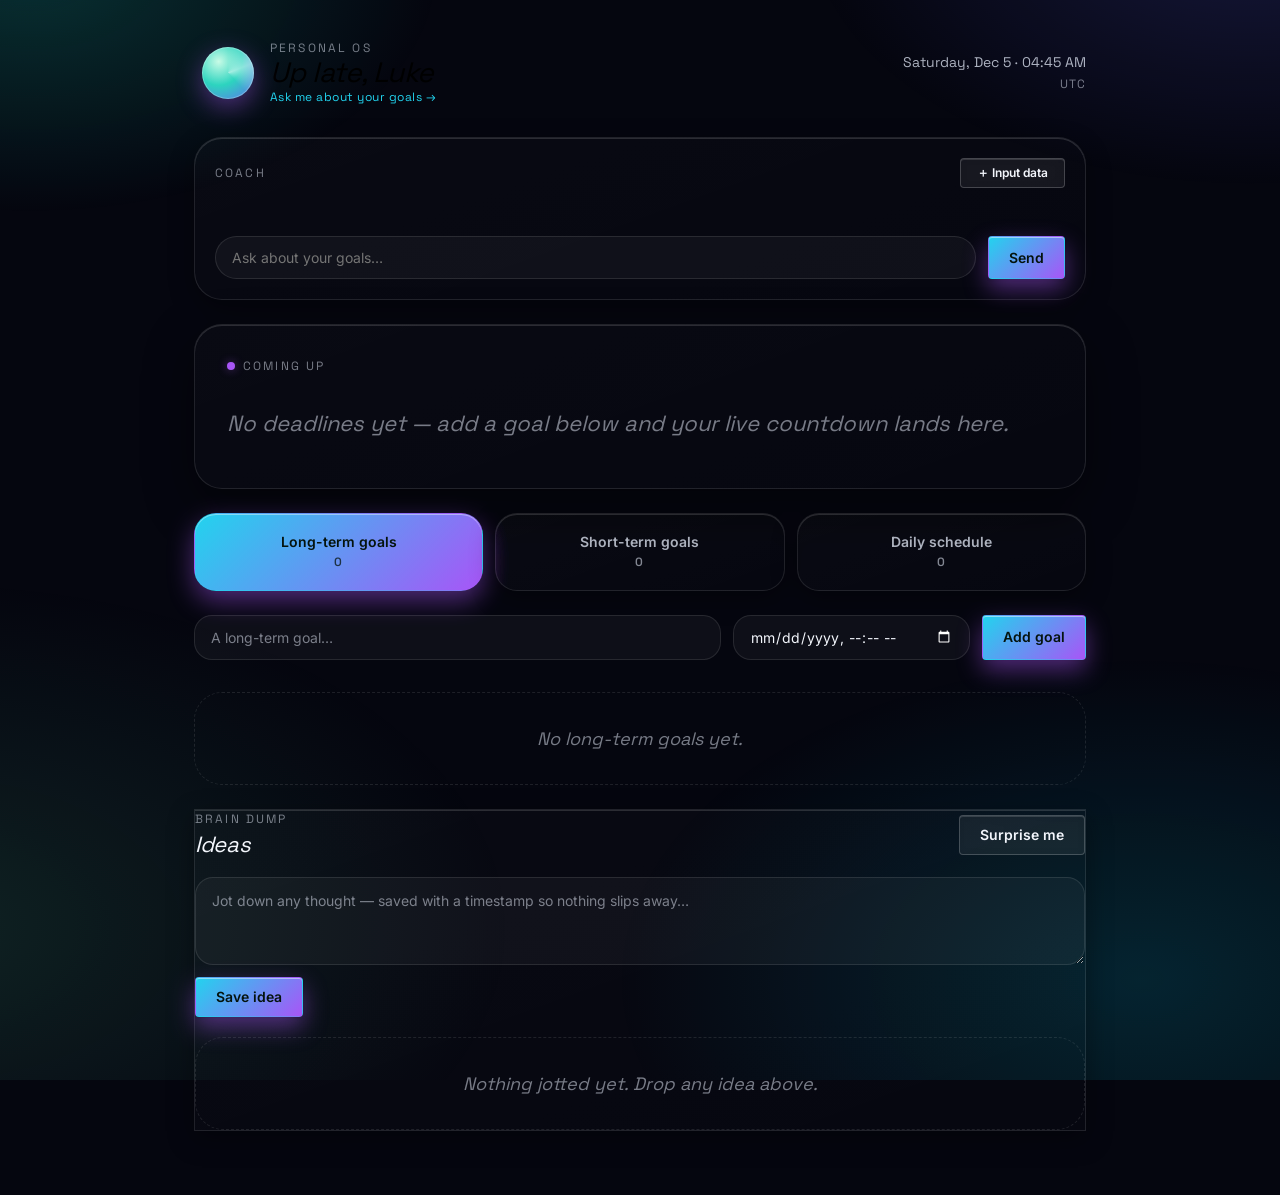
<file: index.html>
<!DOCTYPE html>
<html lang="en">
<head>
  <meta charset="UTF-8" />
  <meta name="viewport" content="width=device-width, initial-scale=1" />
  <title>Goals & Daily Schedule</title>
  <meta name="description" content="A simple long-term / short-term goals and daily schedule tracker with live deadline countdowns and a brain-dump for ideas." />
  <link rel="stylesheet" href="styles.css" />
  <link rel="icon" href="data:image/svg+xml,<svg xmlns='http://www.w3.org/2000/svg' viewBox='0 0 32 32'><rect width='32' height='32' rx='8' fill='%23000'/><circle cx='16' cy='16' r='9' fill='none' stroke='%236EE7B7' stroke-width='2.5' stroke-dasharray='40 60' transform='rotate(-90 16 16)'/></svg>" />
</head>
<body>
  <div class="wrap">

    <!-- ============ TOPBAR / AI GREETER ============ -->
    <header class="topbar">
      <button class="greeter" id="greeter" type="button" aria-expanded="false" aria-controls="chat">
        <span class="avatar-orb" aria-hidden="true"></span>
        <span class="greeter__text">
          <span class="eyebrow">Personal OS</span>
          <span class="greeter__hi" id="greet">Hello</span>
          <span class="greeter__sub" id="greeter-sub">Ask me about your goals →</span>
        </span>
      </button>
      <div class="clock" id="clock" aria-live="off">—<span class="tz" id="tz"></span></div>
    </header>

    <!-- ============ CHAT (expands from the greeter) ============ -->
    <section class="chat" id="chat" hidden aria-label="Assistant">
      <div class="chat__head">
        <span class="chat__name">Coach</span>
        <button class="btn btn--ghost btn--sm" id="import-open" type="button">＋ Input data</button>
      </div>
      <div class="chat__log" id="chat-log"></div>
      <div class="chat__chips" id="chat-chips"></div>
      <form class="chat__form" id="chat-form" autocomplete="off">
        <input class="chat__input" id="chat-input" placeholder="Ask about your goals…" aria-label="Message" />
        <button class="btn btn--primary" type="submit">Send</button>
      </form>
    </section>

    <!-- ============ HERO: coming-up deadline ============ -->
    <section class="hero" id="hero" aria-label="Next deadline">
      <div class="hero__eyebrow"><span class="hero__pip"></span> Coming up</div>

      <!-- empty state (shown until a goal with a deadline exists) -->
      <div class="hero__empty" id="hero-empty">
        No deadlines yet — add a goal below and your live countdown lands here.
      </div>

      <!-- populated state (filled by app.js) -->
      <div id="hero-body" hidden>
        <div class="hero__title" id="hero-title"></div>
        <div class="hero__meta">
          <span id="hero-due"></span> · <span class="hero__countdown" id="hero-countdown"></span>
        </div>
        <div class="timer">
          <div class="timer__track"><div class="timer__fill" id="hero-fill"></div></div>
          <div class="timer__labels"><span id="hero-start">started</span><span id="hero-end">due</span></div>
        </div>
      </div>
    </section>

    <!-- ============ TABS ============ -->
    <nav class="tabs" role="tablist" aria-label="Sections">
      <button class="tab is-active" role="tab" data-tab="long" aria-selected="true">
        Long-term goals<span class="tab__count" id="count-long">0</span>
      </button>
      <button class="tab" role="tab" data-tab="short" aria-selected="false">
        Short-term goals<span class="tab__count" id="count-short">0</span>
      </button>
      <button class="tab" role="tab" data-tab="daily" aria-selected="false">
        Daily schedule<span class="tab__count" id="count-daily">0</span>
      </button>
    </nav>

    <!-- ============ PANEL: LONG-TERM ============ -->
    <section class="panel is-active" data-panel="long" role="tabpanel">
      <form class="add-form" id="form-long" autocomplete="off">
        <input class="input grow" type="text" id="long-title" placeholder="A long-term goal…" required />
        <input class="datetime" type="datetime-local" id="long-deadline" aria-label="Deadline" />
        <button class="btn btn--primary" type="submit">Add goal</button>
      </form>
      <ul class="list" id="long-list"></ul>
      <div class="empty" id="long-empty">No long-term goals yet.</div>
    </section>

    <!-- ============ PANEL: SHORT-TERM ============ -->
    <section class="panel" data-panel="short" role="tabpanel" hidden>
      <form class="add-form" id="form-short" autocomplete="off">
        <input class="input grow" type="text" id="short-title" placeholder="A short-term goal…" required />
        <input class="datetime" type="datetime-local" id="short-deadline" aria-label="Deadline" />
        <button class="btn btn--primary" type="submit">Add goal</button>
      </form>
      <ul class="list" id="short-list"></ul>
      <div class="empty" id="short-empty">No short-term goals yet. Jot them down — you can drop any into today's schedule.</div>
    </section>

    <!-- ============ PANEL: DAILY ============ -->
    <section class="panel" data-panel="daily" role="tabpanel" hidden>
      <div class="section-label" id="daily-date">Today</div>
      <form class="add-form" id="form-daily" autocomplete="off">
        <input class="input grow" type="text" id="daily-text" placeholder="Something to do today…" required />
        <button class="btn btn--primary" type="submit">Add</button>
      </form>
      <ul class="list" id="daily-list"></ul>
      <div class="empty" id="daily-empty">Nothing scheduled today. Add items, or pull one from your short-term goals.</div>
    </section>

    <!-- ============ IDEAS / BRAIN DUMP ============ -->
    <section class="card ideas">
      <div class="ideas__bar">
        <div>
          <div class="card__eyebrow">Brain dump</div>
          <div class="card__title">Ideas</div>
        </div>
        <button class="btn btn--ghost" id="surprise" type="button">Surprise me</button>
      </div>
      <form class="idea-form" id="form-idea" autocomplete="off">
        <textarea class="input" id="idea-text" placeholder="Jot down any thought — saved with a timestamp so nothing slips away…"></textarea>
        <div class="idea-form__actions">
          <button class="btn btn--primary" type="submit">Save idea</button>
        </div>
      </form>
      <ul class="ideas-list" id="ideas-list"></ul>
      <div class="empty" id="ideas-empty">Nothing jotted yet. Drop any idea above.</div>
    </section>

  </div>

  <!-- ============ INPUT DATA MODAL ============ -->
  <div class="modal-overlay" id="import-overlay" hidden>
    <div class="modal" role="dialog" aria-modal="true" aria-label="Input data">
      <div class="modal__head">
        <div>
          <div class="card__eyebrow">Feed the coach</div>
          <div class="card__title">Input data</div>
        </div>
        <button class="iconbtn" id="import-close" type="button" aria-label="Close">
          <svg viewBox="0 0 24 24" fill="none" stroke="currentColor" stroke-width="2" stroke-linecap="round"><path d="M18 6 6 18M6 6l12 12"/></svg>
        </button>
      </div>
      <p class="modal__hint">Paste notes or a document — or drop a text file. The AI pulls out goals, schedule items, and ideas, and ignores the rest.</p>
      <div class="dropzone" id="dropzone">
        <input type="file" id="import-file" accept=".txt,.md,.markdown,.csv,.json,.text,text/*" hidden multiple />
        Drag a text file here, or <button type="button" class="linkbtn" id="import-browse">browse</button>
        <span class="files" id="import-files"></span>
      </div>
      <textarea class="input" id="import-text" placeholder="…or paste your notes here" style="min-height:120px"></textarea>
      <div class="modal__actions">
        <button class="btn btn--ghost" id="import-cancel" type="button">Cancel</button>
        <button class="btn btn--primary" id="import-extract" type="button">Extract</button>
      </div>
      <div class="import-status" id="import-status" hidden></div>
      <div class="import-preview" id="import-preview" hidden></div>
    </div>
  </div>

  <script type="module" src="app.js"></script>
</body>
</html>
</file>
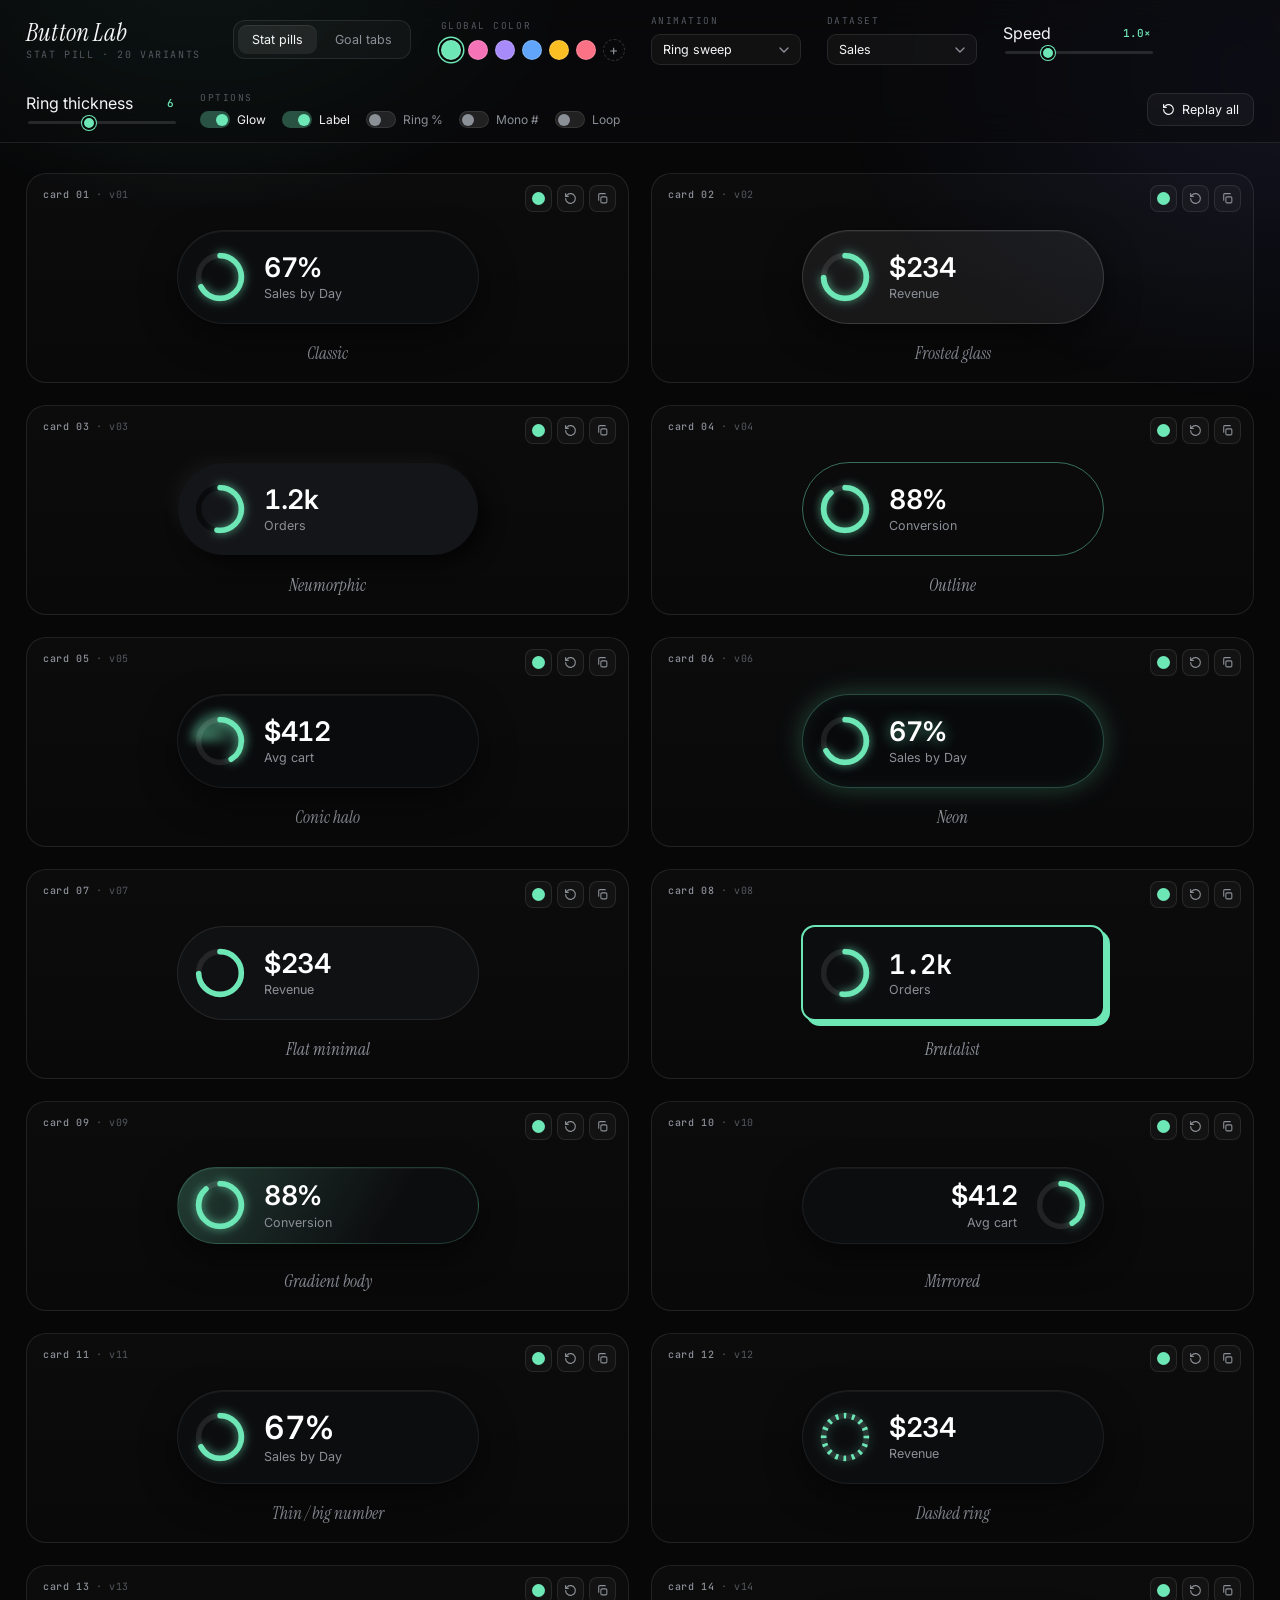
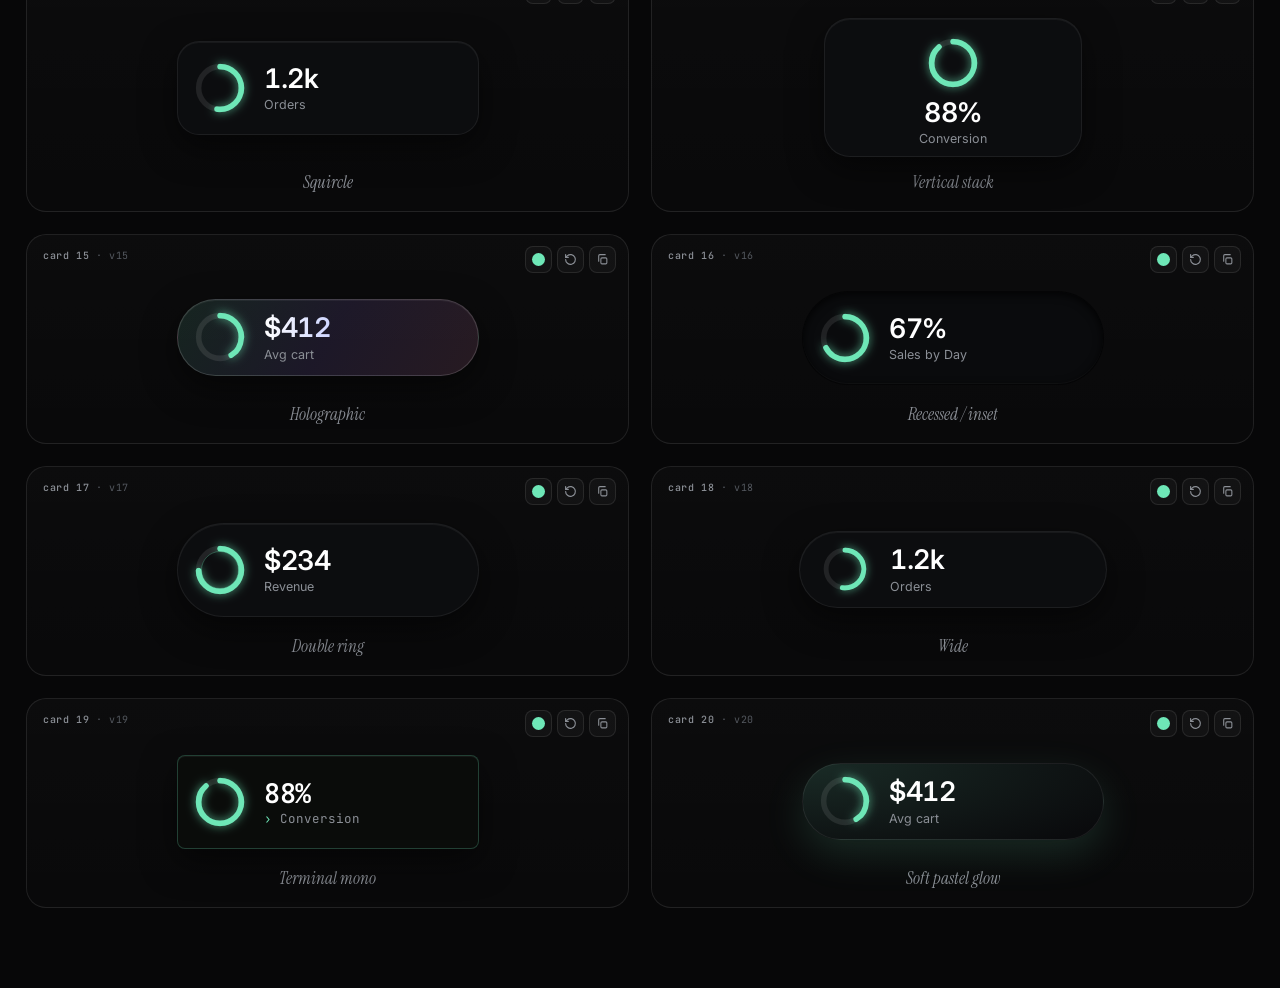
<file: button-lab.html>
<!DOCTYPE html>
<html lang="en">
<head>
<meta charset="UTF-8" />
<meta name="viewport" content="width=device-width, initial-scale=1.0" />
<title>button-lab</title>
<!--
==============================================================================
  BUTTON LAB  ·  a visual playground for the "stat pill" button
==============================================================================

  THE THING
  ---------
  A pill-shaped stat button: a circular progress ring on the left, a big
  metric value + small label on the right, sitting in a dark glassy pill.
  (See the reference screenshot: 67% / Sales by Day, $234 / Sales by Day.)

  WHY THIS LAB EXISTS
  -------------------
  To compare 20 distinct visual takes on that one button side by side, tune
  their look live (color, animation, speed, layout), then copy the exact CSS
  for the one you like straight into your real project.

  WORKFLOW
  --------
  1. Open this file in a browser (served on localhost, or just double-click).
  2. Drive everything from the sticky top bar — the controls apply to every
     card at once. Each card also has its own color dot for fine tuning.
  3. When a card looks right, hit its "copy" button. A self-contained
     HTML + <style> snippet lands on your clipboard — paste it anywhere.
  4. Want changes? Tell Claude e.g. "card 7, make the ring thicker and add a
     gradient", Claude edits THIS file, you refresh the browser.

  EVERYTHING lives in this one file: one <style> block, one <script>.
  No build step, no dependencies. Fonts come from Google Fonts only.
==============================================================================
-->
<link rel="preconnect" href="https://fonts.googleapis.com" />
<link rel="preconnect" href="https://fonts.gstatic.com" crossorigin />
<link href="https://fonts.googleapis.com/css2?family=Inter:wght@400;500;600&family=Instrument+Serif:ital@0;1&family=JetBrains+Mono:wght@400;500&display=swap" rel="stylesheet" />
<style>
  /* ---------- tokens ---------- */
  :root{
    --bg:#070708;
    --ink:#f4f5f6;
    --muted:#8b8f96;
    --faint:#54585f;
    --accent:#6EE7B7;
    --hair:rgba(255,255,255,.09);
    --hair-strong:rgba(255,255,255,.16);
    --ease:cubic-bezier(.16,1,.3,1);
    --speed:1; /* global animation speed multiplier driver */
  }

  *{box-sizing:border-box;}
  html,body{margin:0;padding:0;}
  body{
    background:var(--bg);
    color:var(--ink);
    font-family:'Inter',system-ui,sans-serif;
    -webkit-font-smoothing:antialiased;
    min-height:100vh;
    position:relative;
    overflow-x:hidden;
  }
  /* ambient radial glows */
  body::before,body::after{
    content:"";position:fixed;inset:0;pointer-events:none;z-index:0;
  }
  body::before{
    background:radial-gradient(640px 480px at 16% -8%, color-mix(in srgb, var(--accent) 16%, transparent), transparent 60%);
  }
  body::after{
    background:radial-gradient(720px 540px at 100% 8%, rgba(120,140,255,.10), transparent 62%);
  }

  /* ---------- top bar ---------- */
  .bar{
    position:sticky;top:0;z-index:50;
    backdrop-filter:blur(18px) saturate(140%);
    -webkit-backdrop-filter:blur(18px) saturate(140%);
    background:rgba(10,10,12,.62);
    border-bottom:1px solid var(--hair);
  }
  .bar-inner{
    max-width:1500px;margin:0 auto;padding:14px 26px;
    display:flex;align-items:center;gap:26px;flex-wrap:wrap;
  }
  .brand{display:flex;flex-direction:column;line-height:1;margin-right:6px;}
  .brand h1{
    font-family:'Instrument Serif',serif;font-style:italic;font-weight:400;
    font-size:25px;margin:0;letter-spacing:.2px;
  }
  .brand span{
    font-family:'JetBrains Mono',monospace;font-size:10px;color:var(--faint);
    letter-spacing:.16em;text-transform:uppercase;margin-top:5px;
  }

  .ctrl{display:flex;flex-direction:column;gap:7px;}
  .ctrl > label{
    font-family:'JetBrains Mono',monospace;font-size:9.5px;letter-spacing:.16em;
    text-transform:uppercase;color:var(--faint);
  }
  .row{display:flex;align-items:center;gap:8px;}

  .swatches{display:flex;gap:7px;align-items:center;}
  .sw{
    width:20px;height:20px;border-radius:50%;border:1px solid var(--hair-strong);
    cursor:pointer;padding:0;transition:transform .25s var(--ease);
    position:relative;
  }
  .sw:hover{transform:scale(1.16);}
  .sw.active{box-shadow:0 0 0 2px var(--bg),0 0 0 3.5px currentColor;}
  .sw-pick{
    width:22px;height:22px;border-radius:50%;overflow:hidden;border:1px dashed var(--hair-strong);
    cursor:pointer;padding:0;background:none;position:relative;
    display:grid;place-items:center;
  }
  .sw-pick::after{content:"+";color:var(--muted);font-size:14px;line-height:1;}
  .sw-pick input{position:absolute;inset:-6px;opacity:0;cursor:pointer;}

  select,input[type=range]{accent-color:var(--accent);}
  select{
    appearance:none;-webkit-appearance:none;
    background:rgba(255,255,255,.04);color:var(--ink);
    border:1px solid var(--hair);border-radius:9px;
    padding:7px 30px 7px 11px;font-family:'Inter';font-size:12.5px;cursor:pointer;
    background-image:url("data:image/svg+xml,%3Csvg xmlns='http://www.w3.org/2000/svg' width='10' height='6' viewBox='0 0 10 6'%3E%3Cpath d='M1 1l4 4 4-4' stroke='%238b8f96' stroke-width='1.4' fill='none' stroke-linecap='round'/%3E%3C/svg%3E");
    background-repeat:no-repeat;background-position:right 11px center;
    transition:border-color .25s var(--ease);min-width:150px;
  }
  select:hover{border-color:var(--hair-strong);}

  .slide{display:flex;flex-direction:column;gap:6px;min-width:148px;}
  .slide .row{justify-content:space-between;}
  .slide b{font-family:'JetBrains Mono',monospace;font-size:11px;color:var(--accent);font-weight:500;}
  input[type=range]{
    -webkit-appearance:none;appearance:none;width:100%;height:3px;border-radius:3px;
    background:rgba(255,255,255,.12);outline:none;cursor:pointer;
  }
  input[type=range]::-webkit-slider-thumb{
    -webkit-appearance:none;width:14px;height:14px;border-radius:50%;
    background:var(--accent);cursor:pointer;border:2px solid var(--bg);
    box-shadow:0 0 0 1px var(--accent);transition:transform .2s var(--ease);
  }
  input[type=range]::-webkit-slider-thumb:hover{transform:scale(1.2);}

  .toggles{display:flex;gap:16px;flex-wrap:wrap;}
  .tg{display:flex;align-items:center;gap:7px;cursor:pointer;font-size:12px;color:var(--muted);user-select:none;}
  .tg input{display:none;}
  .tg .box{
    width:30px;height:17px;border-radius:20px;background:rgba(255,255,255,.1);
    border:1px solid var(--hair);position:relative;transition:background .25s var(--ease);flex:none;
  }
  .tg .box::after{
    content:"";position:absolute;top:1.5px;left:1.5px;width:12px;height:12px;border-radius:50%;
    background:var(--muted);transition:transform .28s var(--ease),background .25s var(--ease);
  }
  .tg input:checked + .box{background:color-mix(in srgb,var(--accent) 32%,transparent);border-color:transparent;}
  .tg input:checked + .box::after{transform:translateX(13px);background:var(--accent);}
  .tg input:checked ~ .txt{color:var(--ink);}

  .spacer{flex:1;}
  .replay-all{
    display:flex;align-items:center;gap:7px;cursor:pointer;
    background:rgba(255,255,255,.04);border:1px solid var(--hair);color:var(--ink);
    padding:8px 14px;border-radius:10px;font-size:12.5px;font-family:'Inter';
    transition:border-color .25s var(--ease),background .25s var(--ease);
  }
  .replay-all:hover{border-color:var(--accent);background:color-mix(in srgb,var(--accent) 8%,transparent);}

  /* ---------- grid ---------- */
  .grid{
    position:relative;z-index:1;
    max-width:1500px;margin:0 auto;padding:30px 26px 80px;
    display:grid;grid-template-columns:repeat(auto-fill,minmax(420px,1fr));gap:22px;
  }

  .card{
    position:relative;border:1px solid var(--hair);border-radius:20px;
    background:linear-gradient(180deg,rgba(255,255,255,.025),rgba(255,255,255,.01));
    padding:26px 24px 18px;min-height:210px;
    display:flex;flex-direction:column;
    transition:border-color .3s var(--ease),transform .3s var(--ease);
  }
  .card:hover{border-color:var(--hair-strong);}

  .tag{
    position:absolute;top:14px;left:16px;
    font-family:'JetBrains Mono',monospace;font-size:10px;letter-spacing:.06em;
    color:var(--faint);
  }
  .tag b{color:var(--muted);font-weight:500;}

  .card-tools{position:absolute;top:11px;right:12px;display:flex;gap:5px;align-items:center;}
  .tool{
    width:27px;height:27px;border-radius:8px;display:grid;place-items:center;cursor:pointer;
    background:rgba(255,255,255,.03);border:1px solid var(--hair);color:var(--muted);
    transition:all .22s var(--ease);padding:0;
  }
  .tool:hover{color:var(--ink);border-color:var(--hair-strong);background:rgba(255,255,255,.07);}
  .tool svg{width:13px;height:13px;}
  .tool.dot{position:relative;overflow:hidden;}
  .tool.dot i{width:13px;height:13px;border-radius:50%;background:var(--cc,var(--accent));display:block;}
  .tool.dot input{position:absolute;inset:-8px;opacity:0;cursor:pointer;}
  .tool.copied{color:var(--accent);border-color:var(--accent);}

  /* card body — the stage where the pill lives */
  .stage{flex:1;display:flex;align-items:center;justify-content:center;padding:26px 4px 8px;
    perspective:1400px;position:relative;}

  .vname{
    font-family:'Instrument Serif',serif;font-style:italic;font-size:17px;
    color:var(--muted);text-align:center;margin-top:auto;padding-top:6px;
  }

  /* =========================================================
     THE PILL  ·  base structure shared by all 20 variants
     each variant adds a .v-XX class that restyles it
     ========================================================= */
  .pill{
    --c:var(--accent);
    --ring:200; /* circumference of ring path, set by js */
    display:flex;align-items:center;gap:18px;
    padding:14px 26px 14px 16px;border-radius:999px;
    background:#0c0d0f;border:1px solid rgba(255,255,255,.07);
    box-shadow:0 12px 34px rgba(0,0,0,.5), inset 0 1px 0 rgba(255,255,255,.05);
    position:relative;will-change:transform,opacity,filter;
  }
  .ring-wrap{position:relative;width:52px;height:52px;flex:none;}
  .ring-wrap svg{width:100%;height:100%;transform:rotate(-90deg);overflow:visible;}
  .ring-bg{fill:none;stroke:rgba(255,255,255,.09);stroke-width:6;}
  .ring-fg{
    fill:none;stroke:var(--c);stroke-width:6;stroke-linecap:round;
    stroke-dasharray:var(--ring);stroke-dashoffset:var(--ring);
    filter:drop-shadow(0 0 5px color-mix(in srgb,var(--c) 70%,transparent));
  }
  .pill.noglow .ring-fg{filter:none;}
  .pill.noglow{box-shadow:0 8px 22px rgba(0,0,0,.4);}
  .ring-core{
    position:absolute;inset:0;display:grid;place-items:center;
    font-family:'JetBrains Mono',monospace;font-size:11px;color:var(--c);font-weight:500;opacity:0;
  }
  .pill.showcore .ring-core{opacity:1;}
  .meta{display:flex;flex-direction:column;line-height:1.05;}
  .val{font-size:27px;font-weight:600;letter-spacing:-.5px;color:#fff;font-variant-numeric:tabular-nums;}
  .pill.mononum .val{font-family:'JetBrains Mono',monospace;font-weight:500;letter-spacing:-1px;}
  .lab{font-size:12.5px;color:var(--muted);margin-top:5px;}
  .pill.nolabel .lab{display:none;}

  /* =========================================================
     FLIP  ·  tap a pill to rotate it and reveal the goal
     ========================================================= */
  .flip{position:relative;display:inline-block;cursor:pointer;}
  .flipper{
    position:relative;transform-style:preserve-3d;
    transition:transform .85s var(--ease);
    will-change:transform;
  }
  .flip.flipped .flipper{transform:rotateY(180deg);}
  /* The two faces are identical-size boxes. backface-visibility hides whichever
     side faces away, so the rotation is fully visible (no opacity blink) and
     nothing behind can show through — both faces are the same opaque pill. */
  .face{backface-visibility:hidden;-webkit-backface-visibility:hidden;}
  .face.front{position:absolute;inset:0;display:flex;}      /* fills the box the back defines */
  .face.front .pill{width:100%;height:100%;}
  .face.back{position:relative;transform:rotateY(180deg);}  /* in flow → defines the box size */

  /* tiny "tap to flip" hint */
  .flip-hint{
    position:absolute;bottom:-2px;right:8px;z-index:3;
    font-family:'JetBrains Mono',monospace;font-size:9px;letter-spacing:.1em;
    color:var(--faint);opacity:0;transition:opacity .3s var(--ease);pointer-events:none;
    text-transform:uppercase;
  }
  .stage:hover .flip-hint{opacity:1;}
  .flip.flipped ~ .flip-hint,.flip.flipped .flip-hint{opacity:0;}

  /* goal content lives INSIDE a back-face pill that reuses the variant styling,
     so the border / background / shadow always match the front of that card. */
  .goal-icon{
    width:44px;height:44px;border-radius:50%;flex:none;display:grid;place-items:center;font-size:19px;
    background:color-mix(in srgb,var(--c) 18%,transparent);
    border:1px solid color-mix(in srgb,var(--c) 40%,transparent);
    box-shadow:0 0 14px color-mix(in srgb,var(--c) 28%,transparent);
  }
  .goal-meta{display:flex;flex-direction:column;line-height:1.12;width:196px;flex:none;}
  .goal-cat{
    font-family:'JetBrains Mono',monospace;font-size:9px;letter-spacing:.14em;text-transform:uppercase;
    color:var(--c);margin-bottom:5px;display:flex;align-items:center;gap:6px;
  }
  .goal-cat::before{content:"";width:5px;height:5px;border-radius:50%;background:var(--c);box-shadow:0 0 6px var(--c);}
  .goal-text{
    font-family:'Instrument Serif',serif;font-style:italic;font-size:15px;color:#fff;
    display:-webkit-box;-webkit-line-clamp:2;-webkit-box-orient:vertical;overflow:hidden;
  }
  .goal-due{font-family:'JetBrains Mono',monospace;font-size:9px;color:var(--muted);margin-top:5px;}

  /* ---- 20 VARIANTS ---- */
  /* 01 classic (reference) */
  .v01{}
  /* 02 frosted glass */
  .v02{background:rgba(255,255,255,.06);backdrop-filter:blur(10px);border:1px solid rgba(255,255,255,.14);}
  /* 03 neumorphic */
  .v03{background:#141518;border:none;box-shadow:8px 8px 18px rgba(0,0,0,.6),-7px -7px 16px rgba(255,255,255,.04);}
  .v03 .ring-bg{stroke:rgba(0,0,0,.5);}
  /* 04 outline only */
  .v04{background:transparent;border:1px solid color-mix(in srgb,var(--c) 45%,transparent);box-shadow:none;}
  /* 05 conic gradient ring backdrop */
  .v05{background:#0a0b0d;}
  .v05 .ring-wrap::before{content:"";position:absolute;inset:-3px;border-radius:50%;
    background:conic-gradient(from -90deg,var(--c),transparent 70%);opacity:.5;filter:blur(5px);}
  /* 06 neon heavy */
  .v06{background:#08090b;border:1px solid color-mix(in srgb,var(--c) 30%,transparent);
    box-shadow:0 0 26px color-mix(in srgb,var(--c) 26%,transparent),inset 0 0 18px color-mix(in srgb,var(--c) 8%,transparent);}
  .v06 .val{text-shadow:0 0 14px color-mix(in srgb,var(--c) 60%,transparent);}
  /* 07 flat minimal */
  .v07{background:#101113;box-shadow:none;border:1px solid var(--hair);}
  .v07 .ring-fg{filter:none;}
  /* 08 brutalist */
  .v08{background:#0c0d0f;border:2px solid var(--c);border-radius:14px;box-shadow:5px 5px 0 var(--c);}
  .v08 .val{font-family:'JetBrains Mono',monospace;}
  /* 09 gradient fill body */
  .v09{background:linear-gradient(120deg,color-mix(in srgb,var(--c) 22%,#0c0d0f),#0c0d0f 70%);border:1px solid color-mix(in srgb,var(--c) 22%,transparent);}
  /* 10 mirrored (ring right) */
  .v10{flex-direction:row-reverse;padding:14px 16px 14px 26px;}
  .v10 .meta{text-align:right;align-items:flex-end;}
  /* 11 thin ring big number */
  .v11 .ring-bg,.v11 .ring-fg{stroke-width:3;}
  .v11 .val{font-size:32px;}
  /* 12 dashed ring */
  .v12 .ring-fg{stroke-dasharray:3 6 !important;stroke-linecap:butt;}
  /* 13 squircle */
  .v13{border-radius:22px;}
  .v13 .ring-wrap{border-radius:14px;}
  /* 14 vertical stack */
  .v14{flex-direction:column;gap:10px;padding:18px 30px;border-radius:26px;text-align:center;}
  .v14 .meta{align-items:center;text-align:center;}
  /* 15 holographic */
  .v15{background:linear-gradient(120deg,rgba(110,231,183,.12),rgba(168,130,255,.12),rgba(255,150,200,.12));
    border:1px solid rgba(255,255,255,.16);backdrop-filter:blur(8px);}
  .v15 .val{background:linear-gradient(90deg,#fff,#cfd6ff);-webkit-background-clip:text;background-clip:text;color:transparent;}
  /* 16 inset / recessed */
  .v16{background:#0a0b0d;box-shadow:inset 0 2px 8px rgba(0,0,0,.8),inset 0 -1px 0 rgba(255,255,255,.04);border:1px solid rgba(0,0,0,.5);}
  /* 17 double ring */
  .v17 .ring-wrap::after{content:"";position:absolute;inset:7px;border-radius:50%;border:1.5px solid color-mix(in srgb,var(--c) 30%,transparent);}
  /* 18 wide bar style */
  .v18{padding:14px 22px;gap:22px;}
  .v18 .ring-wrap{width:46px;height:46px;}
  /* 19 mono terminal */
  .v19{background:#0a0c0a;border:1px solid color-mix(in srgb,var(--c) 24%,transparent);border-radius:8px;}
  .v19 .val,.v19 .lab{font-family:'JetBrains Mono',monospace;}
  .v19 .lab::before{content:"› ";color:var(--c);}
  /* 20 soft pastel glow */
  .v20{background:radial-gradient(120% 140% at 0% 0%,color-mix(in srgb,var(--c) 14%,#0c0d0f),#0a0b0d);
    border:1px solid rgba(255,255,255,.08);box-shadow:0 14px 40px color-mix(in srgb,var(--c) 14%,transparent);}

  /* ---- decorative continuous animations (toggled per global anim) ---- */
  @keyframes pulse{0%,100%{transform:scale(1);}50%{transform:scale(1.05);}}
  @keyframes breathe{0%,100%{filter:drop-shadow(0 0 4px color-mix(in srgb,var(--c) 50%,transparent));}50%{filter:drop-shadow(0 0 16px color-mix(in srgb,var(--c) 95%,transparent));}}
  @keyframes spin{to{transform:rotate(360deg);}}
  @keyframes huecycle{to{filter:hue-rotate(360deg);}}
  @keyframes march{to{stroke-dashoffset:calc(var(--ring) - 100);}}
  @keyframes shimmer{0%{background-position:-200% 0;}100%{background-position:200% 0;}}

  .anim-pulse .pill{animation:pulse calc(2.4s / var(--speed)) var(--ease) infinite;}
  .anim-breathe .ring-fg{animation:breathe calc(2.6s / var(--speed)) ease-in-out infinite;}
  .anim-spin .ring-wrap::before{animation:spin calc(3.5s / var(--speed)) linear infinite;}
  .anim-spin .ring-wrap svg{animation:spin calc(6s / var(--speed)) linear infinite;}
  .anim-huecycle .pill{animation:huecycle calc(8s / var(--speed)) linear infinite;}
  .anim-march .ring-fg{stroke-dasharray:8 8 !important;animation:march calc(1.4s / var(--speed)) linear infinite;}
  .anim-shimmer .pill::after{
    content:"";position:absolute;inset:0;border-radius:inherit;pointer-events:none;
    background:linear-gradient(110deg,transparent 30%,rgba(255,255,255,.12) 50%,transparent 70%);
    background-size:200% 100%;animation:shimmer calc(2.2s / var(--speed)) linear infinite;
  }

  /* ---- entrance / container animations (one-shot, applied on render/replay) ---- */
  @keyframes e-fade{from{opacity:0;transform:translateY(14px);}to{opacity:1;transform:none;}}
  @keyframes e-blur{from{opacity:0;filter:blur(12px);}to{opacity:1;filter:blur(0);}}
  @keyframes e-flip{from{opacity:0;transform:perspective(700px) rotateX(-55deg);}to{opacity:1;transform:none;}}
  @keyframes e-pop{0%{opacity:0;transform:scale(.78);}60%{transform:scale(1.04);}100%{opacity:1;transform:scale(1);}}
  @keyframes e-slide{from{opacity:0;transform:translateX(-26px);}to{opacity:1;transform:none;}}
  @keyframes e-bounce{0%{opacity:0;transform:translateY(-30px);}55%{opacity:1;transform:translateY(6px);}75%{transform:translateY(-3px);}100%{transform:translateY(0);}}
  @keyframes e-wipe{from{clip-path:inset(0 100% 0 0);}to{clip-path:inset(0 0 0 0);}}

  .e-fade .pill{animation:e-fade calc(.7s / var(--speed)) var(--ease) both;}
  .e-blur .pill{animation:e-blur calc(.8s / var(--speed)) var(--ease) both;}
  .e-flip .pill{animation:e-flip calc(.8s / var(--speed)) var(--ease) both;}
  .e-pop .pill{animation:e-pop calc(.7s / var(--speed)) var(--ease) both;}
  .e-slide .pill{animation:e-slide calc(.7s / var(--speed)) var(--ease) both;}
  .e-bounce .pill{animation:e-bounce calc(.9s / var(--speed)) var(--ease) both;}
  .e-wipe .pill{animation:e-wipe calc(.8s / var(--speed)) var(--ease) both;}

  .toast{
    position:fixed;bottom:26px;left:50%;transform:translateX(-50%) translateY(20px);
    background:rgba(20,21,24,.92);border:1px solid var(--accent);color:var(--ink);
    padding:11px 20px;border-radius:11px;font-size:13px;z-index:100;
    opacity:0;pointer-events:none;transition:all .4s var(--ease);
    backdrop-filter:blur(10px);
  }
  .toast.show{opacity:1;transform:translateX(-50%) translateY(0);}
  .toast b{color:var(--accent);font-family:'JetBrains Mono',monospace;}

  /* =========================================================
     LAB TABS  ·  switch between the two button labs
     ========================================================= */
  .labtabs{
    display:flex;gap:4px;align-self:center;margin-right:4px;
    background:rgba(255,255,255,.03);border:1px solid var(--hair);
    border-radius:12px;padding:4px;
  }
  .labtab{
    font-family:'Inter';font-size:12.5px;color:var(--muted);cursor:pointer;
    background:transparent;border:none;padding:7px 14px;border-radius:9px;
    transition:color .25s var(--ease),background .25s var(--ease);
  }
  .labtab:hover{color:var(--ink);}
  .labtab.active{background:rgba(255,255,255,.07);color:var(--ink);box-shadow:inset 0 1px 0 rgba(255,255,255,.08);}
  main.hidden{display:none;}
  .seggrid{grid-template-columns:repeat(auto-fill,minmax(470px,1fr));}

  /* =========================================================
     SEGMENT TABS  ·  the goal / section selector  (liquid glass)
     reference: Long-term goals · Short-term goals · Daily schedule
     one active tab carries a vivid liquid-glass gradient + glow.
     base structure is shared; each .sNN variant restyles it.
     ========================================================= */
  .seg{
    --c:var(--accent);
    position:relative;display:flex;gap:10px;width:100%;
    padding:10px;border-radius:20px;
    background:rgba(255,255,255,.022);border:1px solid var(--hair);
  }
  .seg-thumb{display:none;}
  .segbtn{
    position:relative;z-index:1;flex:1;min-width:0;
    display:flex;flex-direction:column;align-items:center;gap:5px;
    padding:15px 14px;border-radius:14px;cursor:pointer;text-align:center;
    background:rgba(255,255,255,.025);border:1px solid rgba(255,255,255,.06);
    font-family:'Inter',system-ui,sans-serif;
    transition:background .4s var(--ease),border-color .4s var(--ease),
      box-shadow .4s var(--ease),color .3s var(--ease),transform .4s var(--ease);
  }
  .segbtn:hover{border-color:var(--hair-strong);}
  .segbtn .s-label{font-size:13.5px;font-weight:600;color:var(--ink);letter-spacing:.1px;}
  .segbtn .s-count{font-size:12.5px;color:var(--faint);font-variant-numeric:tabular-nums;}

  /* shared ACTIVE = liquid-glass gradient (the reference look) */
  .segbtn.on{
    color:#06241c;border-color:transparent;
    background:linear-gradient(140deg,
      color-mix(in srgb,var(--c) 88%,#ffffff),
      color-mix(in srgb,var(--c) 62%,#22d3ee));
    box-shadow:0 10px 26px color-mix(in srgb,var(--c) 34%,transparent),
      inset 0 1px 0 rgba(255,255,255,.55),
      inset 0 -10px 18px rgba(0,0,0,.12);
  }
  .segbtn.on .s-label{color:#06241c;}
  .segbtn.on .s-count{color:rgba(6,36,28,.66);}
  .seg.noglow .segbtn.on{box-shadow:inset 0 1px 0 rgba(255,255,255,.45);}

  /* ---- 10 SEGMENT VARIANTS ---- */
  /* s01 liquid glass (reference) */
  .s01{}
  /* s02 frosted pills (no track) */
  .s02{background:transparent;border:none;padding:0;gap:12px;}
  .s02 .segbtn{border-radius:999px;border:1px solid rgba(255,255,255,.12);}
  .s02 .segbtn:not(.on){background:rgba(255,255,255,.05);backdrop-filter:blur(10px);-webkit-backdrop-filter:blur(10px);}
  /* s03 sliding glass thumb */
  .s03{gap:0;padding:8px;background:rgba(0,0,0,.32);}
  .s03 .segbtn{background:transparent;border:none;}
  .s03 .segbtn.on{background:transparent;box-shadow:none;color:#06241c;}
  .s03 .seg-thumb{
    display:block;position:absolute;top:8px;bottom:8px;left:8px;z-index:0;
    width:calc((100% - 16px) / 3);border-radius:14px;
    background:linear-gradient(140deg,color-mix(in srgb,var(--c) 88%,#fff),color-mix(in srgb,var(--c) 62%,#22d3ee));
    box-shadow:0 8px 22px color-mix(in srgb,var(--c) 34%,transparent),inset 0 1px 0 rgba(255,255,255,.5);
    transform:translateX(calc(var(--i,0) * 100%));transition:transform .5s var(--ease);
  }
  /* s04 inset / recessed track */
  .s04{gap:0;padding:8px;background:rgba(0,0,0,.42);box-shadow:inset 0 2px 9px rgba(0,0,0,.7);}
  .s04 .segbtn{background:transparent;border:none;}
  .s04 .segbtn.on{background:transparent;box-shadow:none;}
  .s04 .seg-thumb{
    display:block;position:absolute;top:8px;bottom:8px;left:8px;z-index:0;
    width:calc((100% - 16px) / 3);border-radius:12px;
    background:linear-gradient(140deg,color-mix(in srgb,var(--c) 85%,#fff),color-mix(in srgb,var(--c) 60%,#22d3ee));
    box-shadow:0 6px 16px color-mix(in srgb,var(--c) 30%,transparent),inset 0 1px 0 rgba(255,255,255,.5);
    transform:translateX(calc(var(--i,0) * 100%));transition:transform .5s var(--ease);
  }
  /* s05 neon glow */
  .s05 .segbtn.on{
    box-shadow:0 0 30px color-mix(in srgb,var(--c) 55%,transparent),
      0 0 62px color-mix(in srgb,var(--c) 26%,transparent),
      inset 0 1px 0 rgba(255,255,255,.5);
  }
  /* s06 aurora gradient */
  .s06 .segbtn.on{background:linear-gradient(120deg,#34d399,#22d3ee 46%,#a78bfa);color:#0a1024;}
  .s06 .segbtn.on .s-label{color:#0a1024;}
  .s06 .segbtn.on .s-count{color:rgba(10,16,36,.6);}
  /* s07 glass gradient border, dark fill */
  .s07 .segbtn.on{
    color:var(--ink);background:#0c1512;border:1px solid transparent;
    background-image:linear-gradient(#0c1512,#0c1512),linear-gradient(140deg,var(--c),#22d3ee);
    background-origin:border-box;background-clip:padding-box,border-box;
    box-shadow:0 8px 22px color-mix(in srgb,var(--c) 24%,transparent);
  }
  .s07 .segbtn.on .s-label{color:var(--ink);}
  .s07 .segbtn.on .s-count{color:var(--c);}
  /* s08 heavy frosted blur */
  .s08{background:rgba(255,255,255,.04);backdrop-filter:blur(16px);-webkit-backdrop-filter:blur(16px);border:1px solid rgba(255,255,255,.14);}
  .s08 .segbtn:not(.on){background:rgba(255,255,255,.04);backdrop-filter:blur(8px);-webkit-backdrop-filter:blur(8px);}
  /* s09 soft 3D raised */
  .s09 .segbtn{border:none;}
  .s09 .segbtn:not(.on){background:#15171b;box-shadow:5px 5px 12px rgba(0,0,0,.5),-4px -4px 10px rgba(255,255,255,.03);}
  .s09 .segbtn.on{box-shadow:0 12px 26px color-mix(in srgb,var(--c) 38%,transparent),inset 0 1px 0 rgba(255,255,255,.6);transform:translateY(-2px);}
  /* s10 minimal tinted glass */
  .s10{background:transparent;border:none;padding:0;gap:8px;}
  .s10 .segbtn{background:rgba(255,255,255,.015);border:1px solid var(--hair);}
  .s10 .segbtn.on{
    color:var(--ink);background:color-mix(in srgb,var(--c) 14%,transparent);
    border:1px solid color-mix(in srgb,var(--c) 45%,transparent);
    box-shadow:0 0 0 1px color-mix(in srgb,var(--c) 20%,transparent);
  }
  .s10 .segbtn.on .s-label{color:var(--ink);}
  .s10 .segbtn.on .s-count{color:var(--c);}

  @media(max-width:520px){.grid{grid-template-columns:1fr;}}
</style>
</head>
<body>

<header class="bar">
  <div class="bar-inner">
    <div class="brand">
      <h1>Button Lab</h1>
      <span>stat pill · 20 variants</span>
    </div>

    <div class="labtabs">
      <button class="labtab active" data-view="pills">Stat pills</button>
      <button class="labtab" data-view="segs">Goal tabs</button>
    </div>

    <div class="ctrl">
      <label>Global color</label>
      <div class="swatches" id="swatches">
        <button class="sw active" data-c="#6EE7B7" style="background:#6EE7B7;color:#6EE7B7"></button>
        <button class="sw" data-c="#F472B6" style="background:#F472B6;color:#F472B6"></button>
        <button class="sw" data-c="#A78BFA" style="background:#A78BFA;color:#A78BFA"></button>
        <button class="sw" data-c="#60A5FA" style="background:#60A5FA;color:#60A5FA"></button>
        <button class="sw" data-c="#FBBF24" style="background:#FBBF24;color:#FBBF24"></button>
        <button class="sw" data-c="#FB7185" style="background:#FB7185;color:#FB7185"></button>
        <label class="sw-pick" title="custom color"><input type="color" id="customColor" value="#6EE7B7"></label>
      </div>
    </div>

    <div class="ctrl">
      <label>Animation</label>
      <select id="animSel"></select>
    </div>

    <div class="ctrl">
      <label>Dataset</label>
      <select id="dataSel"></select>
    </div>

    <div class="ctrl slide">
      <div class="row"><label>Speed</label><b id="speedVal">1.0×</b></div>
      <input type="range" id="speed" min="0.25" max="3" step="0.05" value="1">
    </div>

    <div class="ctrl slide">
      <div class="row"><label>Ring thickness</label><b id="thickVal">6</b></div>
      <input type="range" id="thick" min="2" max="12" step="1" value="6">
    </div>

    <div class="ctrl">
      <label>Options</label>
      <div class="toggles">
        <label class="tg"><input type="checkbox" id="tGlow" checked><span class="box"></span><span class="txt">Glow</span></label>
        <label class="tg"><input type="checkbox" id="tLabel" checked><span class="box"></span><span class="txt">Label</span></label>
        <label class="tg"><input type="checkbox" id="tCore"><span class="box"></span><span class="txt">Ring %</span></label>
        <label class="tg"><input type="checkbox" id="tMono"><span class="box"></span><span class="txt">Mono #</span></label>
        <label class="tg"><input type="checkbox" id="tLoop"><span class="box"></span><span class="txt">Loop</span></label>
      </div>
    </div>

    <div class="spacer"></div>
    <button class="replay-all" id="replayAll">
      <svg width="13" height="13" viewBox="0 0 24 24" fill="none" stroke="currentColor" stroke-width="2.2" stroke-linecap="round" stroke-linejoin="round"><path d="M3 12a9 9 0 1 0 3-6.7L3 8"/><path d="M3 3v5h5"/></svg>
      Replay all
    </button>
  </div>
</header>

<main class="grid" id="grid"></main>
<main class="grid seggrid hidden" id="segGrid"></main>

<div class="toast" id="toast"></div>

<script>
/* ============================================================
   STATE
   ============================================================ */
const RING_R = 23;                         // ring radius (px in svg units)
const CIRC = +(2 * Math.PI * RING_R).toFixed(2);

const VARIANTS = [
  {id:'v01', name:'Classic'},
  {id:'v02', name:'Frosted glass'},
  {id:'v03', name:'Neumorphic'},
  {id:'v04', name:'Outline'},
  {id:'v05', name:'Conic halo'},
  {id:'v06', name:'Neon'},
  {id:'v07', name:'Flat minimal'},
  {id:'v08', name:'Brutalist'},
  {id:'v09', name:'Gradient body'},
  {id:'v10', name:'Mirrored'},
  {id:'v11', name:'Thin / big number'},
  {id:'v12', name:'Dashed ring'},
  {id:'v13', name:'Squircle'},
  {id:'v14', name:'Vertical stack'},
  {id:'v15', name:'Holographic'},
  {id:'v16', name:'Recessed / inset'},
  {id:'v17', name:'Double ring'},
  {id:'v18', name:'Wide'},
  {id:'v19', name:'Terminal mono'},
  {id:'v20', name:'Soft pastel glow'},
];

// each dataset is a pool; card i shows pool[i % pool.length] for variety
const DATASETS = {
  'Sales': [
    {ring:67, val:67,   fmt:'pct', lab:'Sales by Day'},
    {ring:74, val:234,  fmt:'usd', lab:'Revenue'},
    {ring:52, val:1240, fmt:'k',   lab:'Orders'},
    {ring:88, val:88,   fmt:'pct', lab:'Conversion'},
    {ring:41, val:412,  fmt:'usd', lab:'Avg cart'},
  ],
  'Analytics': [
    {ring:62, val:24800,fmt:'k',   lab:'Visitors'},
    {ring:35, val:35,   fmt:'pct', lab:'Bounce rate'},
    {ring:78, val:4.7,  fmt:'plain',lab:'Avg session'},
    {ring:91, val:91,   fmt:'pct', lab:'Uptime'},
    {ring:58, val:1820, fmt:'k',   lab:'Pageviews'},
  ],
  'Fitness': [
    {ring:67, val:8400, fmt:'plain',lab:'Steps'},
    {ring:80, val:80,   fmt:'pct', lab:'Goal'},
    {ring:45, val:540,  fmt:'plain',lab:'Calories'},
    {ring:72, val:72,   fmt:'plain',lab:'Resting BPM'},
    {ring:93, val:7.8,  fmt:'plain',lab:'Sleep hrs'},
  ],
  'Crypto': [
    {ring:64, val:64210,fmt:'usd', lab:'BTC'},
    {ring:48, val:3.4,  fmt:'plain',lab:'24h change %'},
    {ring:77, val:77,   fmt:'pct', lab:'Portfolio up'},
    {ring:55, val:2840, fmt:'usd', lab:'ETH'},
    {ring:38, val:1.02, fmt:'usd', lab:'Stable'},
  ],
};

// goal shown on the BACK of each pill when tapped. one per card (cycles).
// categories rotate: long-term / short-term / scheduled.
const GOAL_CATS = [
  {key:'long',  label:'Long-term goal', icon:'🏔️'},
  {key:'short', label:'Short-term goal',icon:'⚡'},
  {key:'sched', label:'Scheduled',      icon:'📅'},
];
const GOALS = [
  {text:'Reach 10k monthly active users by Q4', due:'Dec 2026'},
  {text:'Ship the redesign before the demo on Friday', due:'in 3 days'},
  {text:'Stand-up sync every weekday at 9:00 AM', due:'daily · 9:00'},
  {text:'Grow recurring revenue to $50k / month', due:'2027'},
  {text:'Close out the onboarding flow this sprint', due:'this week'},
  {text:'Post the launch thread Monday morning', due:'Mon · 8:00'},
  {text:'Learn enough Rust to rewrite the core engine', due:'6 months'},
  {text:'Reply to all beta feedback by end of day', due:'today'},
  {text:'Quarterly investor update call', due:'1st of month'},
  {text:'Hit a 4.8★ average App Store rating', due:'ongoing'},
  {text:'Refactor the auth layer before scaling', due:'next sprint'},
  {text:'Weekly long run, 10km, Saturday morning', due:'Sat · 7:00'},
  {text:'Build the personal brand to 50k followers', due:'this year'},
  {text:'Fix the top 5 reported bugs this week', due:'Fri'},
  {text:'Renew the domain & SSL certificates', due:'Jan 14'},
  {text:'Reach financial runway of 18 months', due:'long-term'},
  {text:'Draft the pitch deck before the meeting', due:'tomorrow'},
  {text:'Monthly budget review & forecast', due:'last Fri'},
  {text:'Open-source the component library someday', due:'2027'},
  {text:'Send the newsletter every Tuesday', due:'Tue · 10:00'},
];

// animation presets. type drives the ring + a css class on the stage.
const ANIMS = [
  {id:'sweep',    name:'Ring sweep',        ease:'outExpo',   cls:''},
  {id:'count',    name:'Count + sweep',     ease:'outExpo',   cls:''},
  {id:'spring',   name:'Spring overshoot',  ease:'spring',    cls:''},
  {id:'elastic',  name:'Elastic',           ease:'elastic',   cls:''},
  {id:'segment',  name:'Segment fill',      ease:'steps',     cls:''},
  {id:'bounce',   name:'Bounce in',         ease:'outExpo',   cls:'e-bounce'},
  {id:'fade',     name:'Fade rise',         ease:'outExpo',   cls:'e-fade'},
  {id:'blur',     name:'Blur in',           ease:'outExpo',   cls:'e-blur'},
  {id:'flip',     name:'Flip in',           ease:'outExpo',   cls:'e-flip'},
  {id:'pop',      name:'Scale pop',         ease:'spring',    cls:'e-pop'},
  {id:'slide',    name:'Slide left',        ease:'outExpo',   cls:'e-slide'},
  {id:'wipe',     name:'Wipe reveal',       ease:'outExpo',   cls:'e-wipe'},
  {id:'pulse',    name:'Pulse loop',        ease:'outExpo',   cls:'anim-pulse',  loop:true},
  {id:'breathe',  name:'Glow breathe',      ease:'outExpo',   cls:'anim-breathe',loop:true},
  {id:'spin',     name:'Gradient spin',     ease:'outExpo',   cls:'anim-spin',   loop:true},
  {id:'shimmer',  name:'Shimmer',           ease:'outExpo',   cls:'anim-shimmer'},
  {id:'huecycle', name:'Color cycle',       ease:'outExpo',   cls:'anim-huecycle',loop:true},
  {id:'march',    name:'Dash march',        ease:'outExpo',   cls:'anim-march',  loop:true},
];

const state = {
  color:'#6EE7B7',          // global color (applied to all + per-card override store)
  cardColors:{},            // id -> color override
  segColors:{},             // segment-tab card id -> color override
  anim:'sweep',
  dataset:'Sales',
  speed:1,
  thick:6,
  glow:true, label:true, core:false, mono:false, loop:false,
};

/* ============================================================
   EASING
   ============================================================ */
const E = {
  outExpo:t => t===1?1:1-Math.pow(2,-10*t),
  spring:t => 1 - Math.cos(t*Math.PI*1.5)*Math.pow(2,-6*t),
  elastic:t => t===0?0:t===1?1:Math.pow(2,-10*t)*Math.sin((t*10-0.75)*((2*Math.PI)/3))+1,
  steps:t => Math.round(t*8)/8,
};

/* ============================================================
   FORMAT
   ============================================================ */
function fmtVal(v, fmt){
  if(fmt==='pct') return Math.round(v)+'%';
  if(fmt==='usd'){
    if(v>=1000) return '$'+Math.round(v).toLocaleString();
    return '$'+(Number.isInteger(v)?v:v.toFixed(0));
  }
  if(fmt==='k'){
    if(v>=1000) return (v/1000).toFixed(1).replace(/\.0$/,'')+'k';
    return Math.round(v).toString();
  }
  // plain
  if(v>=1000) return Math.round(v).toLocaleString();
  return Number.isInteger(v)?v:(+v).toFixed(1);
}

/* ============================================================
   BUILD CONTROLS
   ============================================================ */
const animSel = document.getElementById('animSel');
ANIMS.forEach(a=>{const o=document.createElement('option');o.value=a.id;o.textContent=a.name;animSel.appendChild(o);});
animSel.value = state.anim;

const dataSel = document.getElementById('dataSel');
Object.keys(DATASETS).forEach(k=>{const o=document.createElement('option');o.value=k;o.textContent=k;dataSel.appendChild(o);});
dataSel.value = state.dataset;

/* ============================================================
   RENDER GRID
   ============================================================ */
const grid = document.getElementById('grid');

function ringSvg(){
  return `<svg viewBox="0 0 56 56">
    <circle class="ring-bg" cx="28" cy="28" r="${RING_R}"></circle>
    <circle class="ring-fg" cx="28" cy="28" r="${RING_R}"></circle>
  </svg>`;
}

function cardColor(id){ return state.cardColors[id] || state.color; }

function buildGrid(){
  grid.innerHTML = '';
  VARIANTS.forEach((v,i)=>{
    const data = DATASETS[state.dataset];
    const d = data[i % data.length];
    const col = cardColor(v.id);
    const cat = GOAL_CATS[i % GOAL_CATS.length];
    const goal = GOALS[i % GOALS.length];

    const card = document.createElement('section');
    card.className = 'card';
    card.dataset.id = v.id;
    card.dataset.idx = i;

    card.innerHTML = `
      <div class="tag"><b>card ${String(i+1).padStart(2,'0')}</b> · ${v.id}</div>
      <div class="card-tools">
        <label class="tool dot" title="card color" style="--cc:${col}">
          <i style="background:${col}"></i>
          <input type="color" value="${col}" data-id="${v.id}">
        </label>
        <button class="tool t-replay" title="replay">
          <svg viewBox="0 0 24 24" fill="none" stroke="currentColor" stroke-width="2.2" stroke-linecap="round" stroke-linejoin="round"><path d="M3 12a9 9 0 1 0 3-6.7L3 8"/><path d="M3 3v5h5"/></svg>
        </button>
        <button class="tool t-copy" title="copy HTML+CSS">
          <svg viewBox="0 0 24 24" fill="none" stroke="currentColor" stroke-width="2" stroke-linecap="round" stroke-linejoin="round"><rect x="9" y="9" width="11" height="11" rx="2"/><path d="M5 15V5a2 2 0 0 1 2-2h10"/></svg>
        </button>
      </div>
      <div class="stage">
        <div class="flip" style="--c:${col}">
          <div class="flipper">
            <div class="face front">
              <div class="pill ${v.id}" style="--c:${col}">
                <div class="ring-wrap">
                  ${ringSvg()}
                  <div class="ring-core">0%</div>
                </div>
                <div class="meta">
                  <div class="val">0</div>
                  <div class="lab">${d.lab}</div>
                </div>
              </div>
            </div>
            <div class="face back">
              <div class="pill ${v.id}" style="--c:${col}">
                <div class="goal-icon">${cat.icon}</div>
                <div class="goal-meta">
                  <div class="goal-cat">${cat.label}</div>
                  <div class="goal-text">${goal.text}</div>
                  <div class="goal-due">⌁ ${goal.due}</div>
                </div>
              </div>
            </div>
          </div>
        </div>
        <span class="flip-hint">tap to flip ↺</span>
      </div>
      <div class="vname">${v.name}</div>
    `;
    grid.appendChild(card);

    // tap the pill to flip it over and reveal the goal
    const flip = card.querySelector('.flip');
    flip.addEventListener('click',()=>flip.classList.toggle('flipped'));

    // wire per-card controls
    card.querySelector('.t-replay').addEventListener('click',()=>playCard(card));
    card.querySelector('.t-copy').addEventListener('click',()=>copyCard(card));
    card.querySelector('.dot input').addEventListener('input',e=>{
      const c = e.target.value;
      state.cardColors[v.id] = c;
      card.querySelectorAll('.pill').forEach(p=>p.style.setProperty('--c', c));
      card.querySelector('.flip').style.setProperty('--c', c);
      card.querySelector('.dot').style.setProperty('--cc', c);
      card.querySelector('.dot i').style.background = c;
    });

    applyStaticOptions(card);
    playCard(card);
  });
}

/* apply ring thickness + toggles to a single card */
function applyStaticOptions(card){
  const pill = card.querySelector('.pill');
  pill.querySelectorAll('.ring-bg,.ring-fg').forEach(c=>{
    // variants 11 override thickness in css; respect global as base
    c.style.strokeWidth = state.thick;
  });
  pill.classList.toggle('noglow', !state.glow);
  pill.classList.toggle('nolabel', !state.label);
  pill.classList.toggle('showcore', state.core);
  pill.classList.toggle('mononum', state.mono);
}

/* ============================================================
   ANIMATE A CARD
   ============================================================ */
const rafs = new WeakMap();

function playCard(card){
  const idx = +card.dataset.idx;
  const data = DATASETS[state.dataset];
  const d = data[idx % data.length];
  const pill = card.querySelector('.pill');
  const fg = pill.querySelector('.ring-fg');
  const valEl = pill.querySelector('.val');
  const coreEl = pill.querySelector('.ring-core');
  const anim = ANIMS.find(a=>a.id===state.anim);

  // set ring circumference vars
  fg.style.setProperty('stroke-dasharray', CIRC);
  pill.style.setProperty('--ring', CIRC);

  // reset & re-trigger the css entrance/decorative class on the stage
  const stage = card.querySelector('.stage');
  stage.className = 'stage';
  // strip prior anim classes from card root holder, re-add
  card.classList.remove(...[...card.classList].filter(c=>c.startsWith('anim-')||c.startsWith('e-')));
  void pill.offsetWidth; // reflow
  if(anim.cls) card.classList.add(...anim.cls.split(' '));

  // cancel previous rAF
  if(rafs.get(card)) cancelAnimationFrame(rafs.get(card));

  const target = d.ring;          // 0..100
  const easeFn = E[anim.ease] || E.outExpo;
  const base = anim.id==='count' ? 1500 : 1100;
  const dur = base / state.speed;
  let start = null;

  function frame(ts){
    if(start===null) start = ts;
    let t = Math.min((ts-start)/dur, 1);
    let e = easeFn(t);
    // overshoot eases can exceed 1 — clamp ring offset sensibly
    const pct = Math.max(0, e) * target;
    const off = CIRC - (Math.min(pct,100)/100)*CIRC;
    fg.style.strokeDashoffset = off;
    coreEl.textContent = Math.round(Math.min(Math.max(pct,0),100)) + '%';
    valEl.textContent = fmtVal(Math.max(e,0)*d.val, d.fmt);
    if(t<1){ rafs.set(card, requestAnimationFrame(frame)); }
    else{
      fg.style.strokeDashoffset = CIRC - (target/100)*CIRC;
      valEl.textContent = fmtVal(d.val, d.fmt);
      coreEl.textContent = Math.round(target)+'%';
      // loop handling for one-shot ring under global loop toggle
      if(state.loop && !anim.loop){
        setTimeout(()=>playCard(card), 700/state.speed);
      }
    }
  }
  rafs.set(card, requestAnimationFrame(frame));
}

function playAll(){ document.querySelectorAll('.card').forEach(playCard); }

/* ============================================================
   COPY  ·  emit a self-contained HTML + <style> snippet
   ============================================================ */
function copyCard(card){
  const idx = +card.dataset.idx;
  const v = VARIANTS[idx];
  const data = DATASETS[state.dataset];
  const d = data[idx % data.length];
  const col = cardColor(v.id);
  const off = (CIRC - (d.ring/100)*CIRC).toFixed(2);
  const u = 'sp'+idx+Math.round(d.ring); // unique-ish class suffix
  const anim = ANIMS.find(a=>a.id===state.anim);

  // pull this variant's own css rules out of the stylesheet so the snippet is standalone
  const variantCSS = extractVariantCSS(v.id);
  const animCSS = anim.cls ? extractAnimCSS(anim.cls) : '';
  const dur = (1100/state.speed/1000).toFixed(2);

  const html =
`<!-- stat pill · ${v.name} (${v.id}) · from button-lab -->
<div class="statpill ${v.id} ${u}">
  <div class="ring-wrap">
    <svg viewBox="0 0 56 56">
      <circle class="ring-bg" cx="28" cy="28" r="${RING_R}"></circle>
      <circle class="ring-fg" cx="28" cy="28" r="${RING_R}"></circle>
    </svg>
  </div>
  <div class="meta">
    <div class="val">${fmtVal(d.val,d.fmt)}</div>
    <div class="lab">${d.lab}</div>
  </div>
</div>

<style>
@import url('https://fonts.googleapis.com/css2?family=Inter:wght@400;500;600&family=JetBrains+Mono&display=swap');
.statpill{
  --c:${col};
  display:flex;align-items:center;gap:18px;
  padding:14px 26px 14px 16px;border-radius:999px;
  background:#0c0d0f;border:1px solid rgba(255,255,255,.07);
  box-shadow:0 12px 34px rgba(0,0,0,.5), inset 0 1px 0 rgba(255,255,255,.05);
  font-family:'Inter',system-ui,sans-serif;width:max-content;
}
.statpill .ring-wrap{position:relative;width:52px;height:52px;flex:none;}
.statpill svg{width:100%;height:100%;transform:rotate(-90deg);overflow:visible;}
.statpill .ring-bg{fill:none;stroke:rgba(255,255,255,.09);stroke-width:${state.thick};}
.statpill .ring-fg{
  fill:none;stroke:var(--c);stroke-width:${state.thick};stroke-linecap:round;
  stroke-dasharray:${CIRC};stroke-dashoffset:${CIRC};
  ${state.glow?`filter:drop-shadow(0 0 5px color-mix(in srgb,var(--c) 70%,transparent));`:''}
  transition:stroke-dashoffset ${dur}s cubic-bezier(.16,1,.3,1);
}
.statpill .meta{display:flex;flex-direction:column;line-height:1.05;}
.statpill .val{font-size:27px;font-weight:600;letter-spacing:-.5px;color:#fff;${state.mono?"font-family:'JetBrains Mono',monospace;":''}}
.statpill .lab{font-size:12.5px;color:#8b8f96;margin-top:5px;${state.label?'':'display:none;'}}
${variantCSS}${animCSS}
/* animate on load: drop the final offset in via JS or a class toggle */
.statpill.go .ring-fg{stroke-dashoffset:${off};}
</style>

<script>
// trigger the ring fill once mounted
requestAnimationFrame(()=>document.querySelector('.${u}').classList.add('go'));
<\/script>`;

  navigator.clipboard.writeText(html).then(()=>{
    const btn = card.querySelector('.t-copy');
    btn.classList.add('copied');
    setTimeout(()=>btn.classList.remove('copied'),1200);
    toast(`Copied <b>${v.id}</b> · ${v.name}`);
  }).catch(()=>toast('Copy failed — clipboard blocked'));
}

/* read rules for a given variant class straight from our stylesheet */
function extractVariantCSS(id){
  return collectRules(sel => sel.includes('.'+id))
    .map(r => r.cssText.replace(/\.pill/g,'.statpill').replace(new RegExp('\\.'+id,'g'),'.statpill.'+id))
    .join('\n');
}
function extractAnimCSS(clsStr){
  const classes = clsStr.split(' ');
  let out = [];
  classes.forEach(cls=>{
    out = out.concat(collectRules(sel => sel.includes('.'+cls)).map(r=>r.cssText.replace(/\.pill/g,'.statpill')));
  });
  // include any keyframes referenced
  const kf = collectKeyframes();
  return (out.join('\n')+'\n'+kf);
}
function collectRules(test){
  const out=[];
  for(const sheet of document.styleSheets){
    let rules; try{rules=sheet.cssRules;}catch(e){continue;}
    if(!rules) continue;
    for(const r of rules){ if(r.selectorText && test(r.selectorText)) out.push(r); }
  }
  return out;
}
function collectKeyframes(){
  const out=[];
  for(const sheet of document.styleSheets){
    let rules; try{rules=sheet.cssRules;}catch(e){continue;}
    if(!rules) continue;
    for(const r of rules){ if(r.type===CSSRule.KEYFRAMES_RULE) out.push(r.cssText); }
  }
  return out.join('\n');
}

/* ============================================================
   TOAST
   ============================================================ */
let toastTimer;
function toast(msg){
  const t = document.getElementById('toast');
  t.innerHTML = msg;
  t.classList.add('show');
  clearTimeout(toastTimer);
  toastTimer = setTimeout(()=>t.classList.remove('show'),1900);
}

/* ============================================================
   GLOBAL CONTROL WIRING
   ============================================================ */
function setGlobalColor(c){
  state.color = c;
  state.cardColors = {};                  // global overrides per-card picks
  state.segColors = {};
  document.getElementById('customColor').value = c;
  buildGrid();
  buildSegGrid();
}

document.getElementById('swatches').addEventListener('click',e=>{
  const sw = e.target.closest('.sw');
  if(!sw) return;
  document.querySelectorAll('.sw').forEach(s=>s.classList.remove('active'));
  sw.classList.add('active');
  setGlobalColor(sw.dataset.c);
});
document.getElementById('customColor').addEventListener('input',e=>{
  document.querySelectorAll('.sw').forEach(s=>s.classList.remove('active'));
  setGlobalColor(e.target.value);
});

animSel.addEventListener('change',e=>{ state.anim=e.target.value; playAll(); });
dataSel.addEventListener('change',e=>{ state.dataset=e.target.value; buildGrid(); });

const speed=document.getElementById('speed'), speedVal=document.getElementById('speedVal');
speed.addEventListener('input',e=>{
  state.speed=+e.target.value;
  speedVal.textContent=state.speed.toFixed(2).replace(/0$/,'')+'×';
  document.documentElement.style.setProperty('--speed', state.speed);
  playAll();
});

const thick=document.getElementById('thick'), thickVal=document.getElementById('thickVal');
thick.addEventListener('input',e=>{
  state.thick=+e.target.value;
  thickVal.textContent=state.thick;
  document.querySelectorAll('.card').forEach(applyStaticOptions);
});

function bindToggle(id,key){
  document.getElementById(id).addEventListener('change',e=>{
    state[key]=e.target.checked;
    document.querySelectorAll('.card').forEach(applyStaticOptions);
    if(key==='glow') document.querySelectorAll('.seg').forEach(s=>s.classList.toggle('noglow',!state.glow));
    if(key==='loop') playAll();
  });
}
bindToggle('tGlow','glow');
bindToggle('tLabel','label');
bindToggle('tCore','core');
bindToggle('tMono','mono');
bindToggle('tLoop','loop');

document.getElementById('replayAll').addEventListener('click',playAll);

/* ============================================================
   SEGMENT TABS  ·  second lab tab
   the goal / section selector from the reference screenshot:
   Long-term goals · Short-term goals · Daily schedule, with one
   active tab carrying a liquid-glass gradient. 10 variants.
   ============================================================ */
const SEG_TABS = [
  {label:'Long-term goals', count:0},
  {label:'Short-term goals', count:2},
  {label:'Daily schedule', count:1},
];
const SEG_ACTIVE = 1;     // default active tab (middle, as in the screenshot)

const SEGVARIANTS = [
  {id:'s01', name:'Liquid glass'},
  {id:'s02', name:'Frosted pills'},
  {id:'s03', name:'Sliding thumb'},
  {id:'s04', name:'Inset track'},
  {id:'s05', name:'Neon glow'},
  {id:'s06', name:'Aurora gradient'},
  {id:'s07', name:'Glass border'},
  {id:'s08', name:'Heavy blur'},
  {id:'s09', name:'Soft 3D'},
  {id:'s10', name:'Minimal tint'},
];

function segCardColor(id){ return state.segColors[id] || state.color; }

/* base CSS emitted with copied snippets so they stand alone (no lab tokens) */
const SEG_COPY_CSS =
`.seg{--c:#6EE7B7;--ink:#f4f5f6;--muted:#8b8f96;--faint:#54585f;
  --hair:rgba(255,255,255,.09);--hair-strong:rgba(255,255,255,.16);
  --ease:cubic-bezier(.16,1,.3,1);
  position:relative;display:flex;gap:10px;width:100%;
  padding:10px;border-radius:20px;
  background:rgba(255,255,255,.022);border:1px solid var(--hair);}
.seg-thumb{display:none;}
.segbtn{
  position:relative;z-index:1;flex:1;min-width:0;
  display:flex;flex-direction:column;align-items:center;gap:5px;
  padding:15px 14px;border-radius:14px;cursor:pointer;text-align:center;
  background:rgba(255,255,255,.025);border:1px solid rgba(255,255,255,.06);
  font-family:'Inter',system-ui,sans-serif;
  transition:background .4s var(--ease),border-color .4s var(--ease),
    box-shadow .4s var(--ease),color .3s var(--ease),transform .4s var(--ease);}
.segbtn:hover{border-color:var(--hair-strong);}
.segbtn .s-label{font-size:13.5px;font-weight:600;color:var(--ink);letter-spacing:.1px;}
.segbtn .s-count{font-size:12.5px;color:var(--faint);font-variant-numeric:tabular-nums;}
.segbtn.on{
  color:#06241c;border-color:transparent;
  background:linear-gradient(140deg,
    color-mix(in srgb,var(--c) 88%,#ffffff),
    color-mix(in srgb,var(--c) 62%,#22d3ee));
  box-shadow:0 10px 26px color-mix(in srgb,var(--c) 34%,transparent),
    inset 0 1px 0 rgba(255,255,255,.55),inset 0 -10px 18px rgba(0,0,0,.12);}
.segbtn.on .s-label{color:#06241c;}
.segbtn.on .s-count{color:rgba(6,36,28,.66);}`;

const segGrid = document.getElementById('segGrid');

function buildSegGrid(){
  segGrid.innerHTML = '';
  SEGVARIANTS.forEach((v,i)=>{
    const col = segCardColor(v.id);

    const card = document.createElement('section');
    card.className = 'card';
    card.dataset.id = v.id;
    card.dataset.idx = i;

    const btns = SEG_TABS.map((t,j)=>
      `<button class="segbtn${j===SEG_ACTIVE?' on':''}" data-j="${j}">
        <span class="s-label">${t.label}</span>
        <span class="s-count">${t.count}</span>
      </button>`).join('');

    card.innerHTML = `
      <div class="tag"><b>tab ${String(i+1).padStart(2,'0')}</b> · ${v.id}</div>
      <div class="card-tools">
        <label class="tool dot" title="card color" style="--cc:${col}">
          <i style="background:${col}"></i>
          <input type="color" value="${col}" data-id="${v.id}">
        </label>
        <button class="tool t-copy" title="copy HTML+CSS">
          <svg viewBox="0 0 24 24" fill="none" stroke="currentColor" stroke-width="2" stroke-linecap="round" stroke-linejoin="round"><rect x="9" y="9" width="11" height="11" rx="2"/><path d="M5 15V5a2 2 0 0 1 2-2h10"/></svg>
        </button>
      </div>
      <div class="stage" style="padding:30px 6px 12px;">
        <div class="seg ${v.id}${state.glow?'':' noglow'}" style="--c:${col};--i:${SEG_ACTIVE}" data-active="${SEG_ACTIVE}">
          <div class="seg-thumb"></div>
          ${btns}
        </div>
      </div>
      <div class="vname">${v.name}</div>
    `;
    segGrid.appendChild(card);

    const seg = card.querySelector('.seg');
    // click a tab to make it active (and slide the thumb on track variants)
    seg.querySelectorAll('.segbtn').forEach(b=>{
      b.addEventListener('click',()=>{
        const j = +b.dataset.j;
        seg.querySelectorAll('.segbtn').forEach(x=>x.classList.remove('on'));
        b.classList.add('on');
        seg.style.setProperty('--i', j);
        seg.dataset.active = j;
      });
    });
    // per-card color override
    card.querySelector('.dot input').addEventListener('input',e=>{
      const c = e.target.value;
      state.segColors[v.id] = c;
      seg.style.setProperty('--c', c);
      card.querySelector('.dot').style.setProperty('--cc', c);
      card.querySelector('.dot i').style.background = c;
    });
    card.querySelector('.t-copy').addEventListener('click',()=>copySegment(card));
  });
}

function copySegment(card){
  const idx = +card.dataset.idx;
  const v = SEGVARIANTS[idx];
  const col = segCardColor(v.id);
  const seg = card.querySelector('.seg');
  const active = +seg.dataset.active;

  const variantCSS = collectRules(sel => sel.includes('.'+v.id))
    .map(r => r.cssText).join('\n');

  const btns = SEG_TABS.map((t,j)=>
`  <button class="segbtn${j===active?' on':''}">
    <span class="s-label">${t.label}</span>
    <span class="s-count">${t.count}</span>
  </button>`).join('\n');

  const html =
`<!-- segment tabs · ${v.name} (${v.id}) · from button-lab -->
<div class="seg ${v.id}" style="--c:${col};--i:${active}">
  <div class="seg-thumb"></div>
${btns}
</div>

<style>
@import url('https://fonts.googleapis.com/css2?family=Inter:wght@400;500;600&display=swap');
${SEG_COPY_CSS}
${variantCSS}
</style>

<script>
// click a tab to switch it active (slides the thumb on track variants)
document.querySelectorAll('.seg').forEach(seg=>{
  const btns=[...seg.querySelectorAll('.segbtn')];
  btns.forEach((b,i)=>b.addEventListener('click',()=>{
    btns.forEach(x=>x.classList.remove('on'));
    b.classList.add('on');
    seg.style.setProperty('--i',i);
  }));
});
<\/script>`;

  navigator.clipboard.writeText(html).then(()=>{
    const btn = card.querySelector('.t-copy');
    btn.classList.add('copied');
    setTimeout(()=>btn.classList.remove('copied'),1200);
    toast(`Copied <b>${v.id}</b> · ${v.name}`);
  }).catch(()=>toast('Copy failed — clipboard blocked'));
}

/* ---- lab tab switching ---- */
document.querySelectorAll('.labtab').forEach(tab=>{
  tab.addEventListener('click',()=>{
    document.querySelectorAll('.labtab').forEach(t=>t.classList.remove('active'));
    tab.classList.add('active');
    const segs = tab.dataset.view === 'segs';
    document.getElementById('grid').classList.toggle('hidden', segs);
    document.getElementById('segGrid').classList.toggle('hidden', !segs);
    document.querySelector('.brand span').textContent =
      segs ? 'goal tabs · 10 variants' : 'stat pill · 20 variants';
  });
});

/* ============================================================
   INIT
   ============================================================ */
document.documentElement.style.setProperty('--speed', state.speed);
buildGrid();
buildSegGrid();
</script>
</body>
</html>
</file>
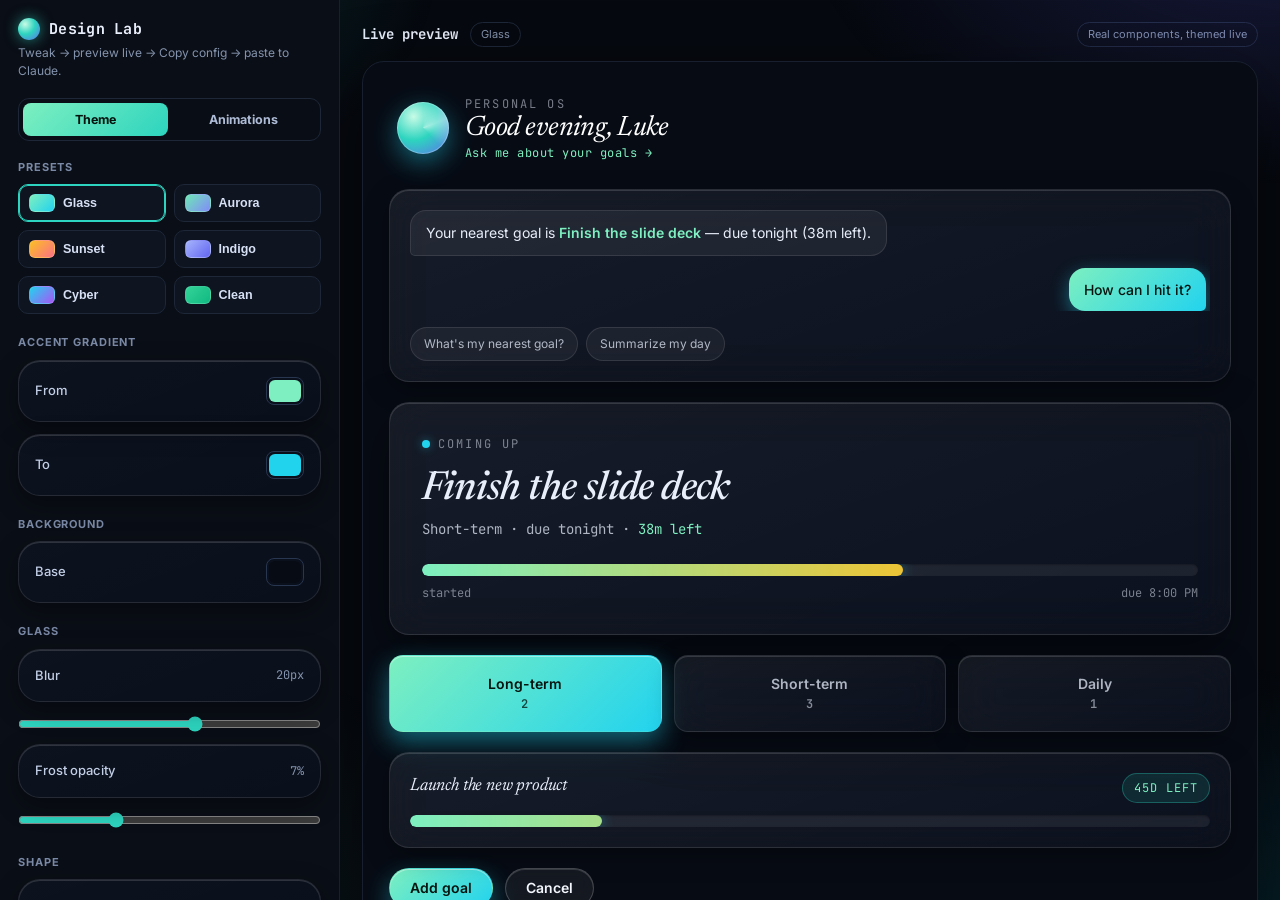
<file: design-lab.html>
<!DOCTYPE html>
<html lang="en">
<head>
  <meta charset="UTF-8" />
  <meta name="viewport" content="width=device-width, initial-scale=1" />
  <title>Design Lab · Goals</title>
  <meta name="description" content="Live design lab for the Goals app — tweak accent, background, glass, fonts, radius, motion and button shape, preview on the real components, then copy a drop-in config." />
  <link rel="stylesheet" href="styles.css" />
  <link id="font-link" rel="stylesheet" href="https://fonts.googleapis.com/css2?family=Inter:wght@400;500;600;700;800&family=Newsreader:ital,wght@1,400;1,500;0,400&family=JetBrains+Mono:wght@400;500;700&display=swap" />
  <style>
    :root { color-scheme: dark; }
    body.lab { font-family: 'Inter', system-ui, sans-serif; background: #06090f; color: #e9eefb; margin: 0; min-height: 100dvh; }
    .lab-shell { display: grid; grid-template-columns: 340px 1fr; min-height: 100dvh; }

    .rail { background: #0a0e16; border-right: 1px solid #18202f; padding: 18px; overflow-y: auto; height: 100dvh; position: sticky; top: 0; }
    .rail h1 { font-family: 'JetBrains Mono', monospace; font-size: 15px; font-weight: 700; letter-spacing: .02em; display: flex; align-items: center; gap: 9px; margin: 0 0 3px; }
    .rail h1 .dot { width: 22px; height: 22px; border-radius: 50%; background: radial-gradient(circle at 32% 28%, #c8fbe6, #2dd4bf 46%, #6366f1 105%); box-shadow: 0 0 14px rgba(45,212,191,.6); }
    .rail .tag { font-size: 12px; color: #8493ad; margin-bottom: 18px; }
    .group { margin-bottom: 20px; }
    .glabel { font-size: 11px; text-transform: uppercase; letter-spacing: .08em; color: #7a89a6; font-weight: 700; margin-bottom: 9px; display: block; }
    .presets { display: grid; grid-template-columns: repeat(2, 1fr); gap: 8px; }
    .preset { display: flex; align-items: center; gap: 8px; padding: 9px 10px; border-radius: 10px; cursor: pointer; border: 1px solid #1d2738; background: #0e1420; color: #d7e1f5; font-size: 12.5px; font-weight: 600; text-align: left; transition: border-color .15s, background .15s, transform .12s; }
    .preset:hover { border-color: #34466b; transform: translateY(-1px); }
    .preset.active { border-color: #2dd4bf; box-shadow: 0 0 0 1px #2dd4bf inset; }
    .preset .sw { width: 26px; height: 18px; border-radius: 6px; flex-shrink: 0; border: 1px solid rgba(255,255,255,.15); }
    .row { display: flex; align-items: center; justify-content: space-between; gap: 10px; margin-bottom: 12px; }
    .row label { font-size: 13px; color: #c2cee6; font-weight: 500; }
    .row .val { font-size: 12px; color: #8493ad; font-family: 'JetBrains Mono', monospace; }
    input[type="color"] { -webkit-appearance: none; appearance: none; width: 38px; height: 28px; border: 1px solid #283650; border-radius: 8px; background: none; cursor: pointer; padding: 0; }
    input[type="color"]::-webkit-color-swatch-wrapper { padding: 2px; } input[type="color"]::-webkit-color-swatch { border: none; border-radius: 6px; }
    input[type="range"] { width: 150px; accent-color: #2dd4bf; cursor: pointer; }
    select { background: #0e1420; color: #d7e1f5; border: 1px solid #283650; border-radius: 9px; padding: 7px 9px; font-size: 13px; font-family: inherit; cursor: pointer; width: 160px; }
    .seg-wrap { display: inline-flex; gap: 4px; background: #090d15; padding: 3px; border-radius: 10px; border: 1px solid #1d2738; }
    .seg { border: none; padding: 6px 11px; border-radius: 7px; background: transparent; color: #aebbd6; font-weight: 600; font-family: inherit; font-size: 12.5px; cursor: pointer; }
    .seg.on { background: linear-gradient(135deg,#7defc0,#2dd4bf); color: #04130d; }
    .actions { display: grid; grid-template-columns: 1fr auto; gap: 8px; margin-top: 6px; }
    .lab-btn { border: 1px solid #283650; background: #0e1420; color: #e9eefb; padding: 11px 14px; border-radius: 11px; font-family: inherit; font-weight: 700; font-size: 13.5px; cursor: pointer; display: inline-flex; align-items: center; justify-content: center; gap: 7px; transition: filter .15s, background .15s, border-color .15s; }
    .lab-btn.primary { background: linear-gradient(135deg,#7defc0,#2dd4bf); border-color: transparent; color: #04130d; }
    .lab-btn.primary:hover { filter: brightness(1.07); } .lab-btn.ghost:hover { border-color: #34466b; background: #131a28; }
    .lab-btn.copied { background: #16a34a; border-color: transparent; color: #fff; }
    .share { margin-top: 20px; padding: 14px; border: 1px solid #18202f; border-radius: 13px; background: #090d15; }
    .linkbox { display: flex; gap: 6px; margin-bottom: 12px; }
    .linkbox input { flex: 1; background: #06090f; border: 1px solid #283650; color: #b9c6e0; border-radius: 8px; padding: 8px 10px; font-size: 12px; font-family: 'JetBrains Mono', monospace; min-width: 0; }
    .mini { border: 1px solid #283650; background: #0e1420; color: #cdd8ef; border-radius: 8px; padding: 0 11px; font-size: 12px; font-weight: 700; cursor: pointer; white-space: nowrap; font-family: inherit; }
    .mini.copied { background: #16a34a; color: #fff; border-color: transparent; }
    .share p.hint { font-size: 11.5px; color: #7a89a6; line-height: 1.5; margin: 0; }

    .tabbar { display: flex; gap: 4px; background: #090d15; padding: 4px; border-radius: 11px; border: 1px solid #1d2738; margin-bottom: 18px; }
    .tabbtn { flex: 1; border: none; background: transparent; color: #aebbd6; font-family: inherit; font-weight: 700; font-size: 12.5px; padding: 9px; border-radius: 8px; cursor: pointer; transition: background .15s, color .15s; }
    .tabbtn.on { background: linear-gradient(135deg,#7defc0,#2dd4bf); color: #04130d; }
    .tabpanel[hidden] { display: none; }
    .toggle { display: flex; gap: 8px; align-items: center; font-size: 13px; color: #c2cee6; cursor: pointer; }
    .toggle input { accent-color: #2dd4bf; cursor: pointer; }

    .stage { padding: 22px; overflow: auto; height: 100dvh; }
    .stage-bar { display: flex; align-items: center; gap: 12px; margin-bottom: 14px; }
    .stage-bar .t { font-family: 'JetBrains Mono', monospace; font-weight: 700; font-size: 14px; }
    .stage-bar .pill2 { font-size: 11px; color: #8493ad; border: 1px solid #1d2738; border-radius: 999px; padding: 3px 10px; }
    .stage-bar .grow { flex: 1; }

    /* live preview — real components, tokens injected at runtime */
    .preview { border-radius: 22px; overflow: hidden; border: 1px solid #18202f; box-shadow: 0 24px 70px rgba(0,0,0,.55); padding: 26px; display: flex; flex-direction: column; gap: 20px; position: relative; }
    .preview .topbar { position: static; }

    @media (max-width: 920px) { .lab-shell { grid-template-columns: 1fr; } .rail { height: auto; position: static; } .stage { height: auto; } }
  </style>
  <style id="preview-css"></style>
</head>
<body class="lab">
  <div class="lab-shell">
    <aside class="rail">
      <h1><span class="dot"></span> Design Lab</h1>
      <div class="tag">Tweak → preview live → Copy config → paste to Claude.</div>

      <div class="tabbar">
        <button class="tabbtn on" data-tab="theme">Theme</button>
        <button class="tabbtn" data-tab="anim">Animations</button>
      </div>

      <div class="tabpanel" data-tab="theme">
      <div class="group">
        <span class="glabel">Presets</span>
        <div class="presets" id="presets"></div>
      </div>

      <div class="group">
        <span class="glabel">Accent gradient</span>
        <div class="row"><label>From</label><input type="color" id="accA" value="#7defc0" /></div>
        <div class="row"><label>To</label><input type="color" id="accB" value="#22d3ee" /></div>
      </div>

      <div class="group">
        <span class="glabel">Background</span>
        <div class="row"><label>Base</label><input type="color" id="bg" value="#070b14" /></div>
      </div>

      <div class="group">
        <span class="glabel">Glass</span>
        <div class="row"><label for="blur">Blur</label><span class="val" id="blurVal">20px</span></div>
        <input type="range" id="blur" min="0" max="34" value="20" style="width:100%; margin-bottom:12px" />
        <div class="row"><label for="op">Frost opacity</label><span class="val" id="opVal">7%</span></div>
        <input type="range" id="op" min="2" max="18" value="7" style="width:100%" />
      </div>

      <div class="group">
        <span class="glabel">Shape</span>
        <div class="row"><label for="radius">Corner radius</label><span class="val" id="radiusVal">20px</span></div>
        <input type="range" id="radius" min="0" max="28" value="20" style="width:100%; margin-bottom:12px" />
        <div class="row"><label>Buttons</label>
          <div class="seg-wrap" id="btnShape">
            <button class="seg on" data-shape="pill">Pill</button>
            <button class="seg" data-shape="round">Round</button>
            <button class="seg" data-shape="sharp">Sharp</button>
          </div>
        </div>
      </div>

      <div class="group">
        <span class="glabel">Typography</span>
        <div class="row"><label for="fontSel">Pairing</label><select id="fontSel"></select></div>
      </div>

      <div class="group">
        <span class="glabel">Motion</span>
        <div class="seg-wrap" id="motionSeg" style="width:100%; justify-content:space-between">
          <button class="seg on" data-motion="smooth">Smooth</button>
          <button class="seg" data-motion="bouncy">Bouncy</button>
          <button class="seg" data-motion="minimal">Minimal</button>
          <button class="seg" data-motion="none">None</button>
        </div>
      </div>
      </div><!-- /theme panel -->

      <div class="tabpanel" data-tab="anim" hidden>
        <div class="group">
          <span class="glabel">Card entrance</span>
          <div class="seg-wrap" id="entranceSeg" style="width:100%; justify-content:space-between">
            <button class="seg" data-entrance="none">None</button>
            <button class="seg" data-entrance="fadeup">Fade</button>
            <button class="seg" data-entrance="pop">Pop</button>
            <button class="seg on" data-entrance="stagger">Stagger</button>
          </div>
          <button class="lab-btn ghost" id="replayBtn" style="width:100%; margin-top:10px">▶ Replay entrance</button>
        </div>
        <div class="group">
          <span class="glabel">Hover effect</span>
          <div class="seg-wrap" id="hoverSeg" style="width:100%; justify-content:space-between">
            <button class="seg" data-hover="none">None</button>
            <button class="seg on" data-hover="lift">Lift</button>
            <button class="seg" data-hover="glow">Glow</button>
            <button class="seg" data-hover="tilt">Tilt</button>
          </div>
        </div>
        <div class="group">
          <span class="glabel">Button press</span>
          <div class="seg-wrap" id="pressSeg" style="width:100%; justify-content:space-between">
            <button class="seg" data-press="none">None</button>
            <button class="seg on" data-press="push">Push</button>
            <button class="seg" data-press="squash">Squash</button>
          </div>
        </div>
        <div class="group">
          <span class="glabel">Looping accents</span>
          <label class="toggle" style="margin-bottom:9px"><input type="checkbox" id="orbChk" checked /> Avatar orb spin</label>
          <label class="toggle"><input type="checkbox" id="pulseChk" checked /> Live status pulse</label>
        </div>
      </div>

      <div class="group">
        <div class="actions">
          <button class="lab-btn primary" id="copyBtn"><svg width="16" height="16" viewBox="0 0 24 24" fill="none" stroke="currentColor" stroke-width="2" stroke-linecap="round"><rect x="9" y="9" width="12" height="12" rx="2"/><path d="M5 15H4a2 2 0 0 1-2-2V4a2 2 0 0 1 2-2h9a2 2 0 0 1 2 2v1"/></svg> Copy config</button>
          <button class="lab-btn ghost" id="resetBtn">Reset</button>
        </div>
      </div>

      <div class="share">
        <span class="glabel">Share this lab</span>
        <div class="linkbox"><input id="shareLink" readonly value="loading…" /><button class="mini" id="copyLink">Copy</button></div>
        <span class="glabel">Build one for your own app</span>
        <div class="linkbox"><button class="mini" id="copyPrompt" style="flex:1; padding:8px">Copy the reusable prompt</button></div>
        <p class="hint">Hand the prompt to Claude inside any CSS-variable app and it'll generate a lab like this.</p>
      </div>
    </aside>

    <main class="stage">
      <div class="stage-bar">
        <span class="t">Live preview</span><span class="pill2" id="presetName">Glass</span>
        <span class="grow"></span><span class="pill2">Real components, themed live</span>
      </div>

      <div class="preview" id="preview">
        <!-- greeter -->
        <div class="topbar">
          <button class="greeter" type="button">
            <span class="avatar-orb"></span>
            <span class="greeter__text"><span class="eyebrow">Personal OS</span><span class="greeter__hi">Good evening, Luke</span><span class="greeter__sub">Ask me about your goals →</span></span>
          </button>
        </div>
        <!-- chat bubbles -->
        <div class="chat">
          <div class="chat__log">
            <div class="bubble bubble--ai">Your nearest goal is <strong>Finish the slide deck</strong> — due tonight (38m left).</div>
            <div class="bubble bubble--you">How can I hit it?</div>
          </div>
          <div class="chat__chips"><span class="chip">What's my nearest goal?</span><span class="chip">Summarize my day</span></div>
        </div>
        <!-- hero -->
        <div class="hero">
          <div class="hero__eyebrow"><span class="hero__pip"></span> Coming up</div>
          <div class="hero__title">Finish the slide deck</div>
          <div class="hero__meta">Short-term · due tonight · <span class="hero__countdown">38m left</span></div>
          <div class="timer"><div class="timer__track"><div class="timer__fill" style="width:62%"></div></div><div class="timer__labels"><span>started</span><span>due 8:00 PM</span></div></div>
        </div>
        <!-- tabs -->
        <div class="tabs">
          <button class="tab is-active">Long-term<span class="tab__count">2</span></button>
          <button class="tab">Short-term<span class="tab__count">3</span></button>
          <button class="tab">Daily<span class="tab__count">1</span></button>
        </div>
        <!-- a goal item + buttons -->
        <div class="item">
          <div class="item__top">
            <div class="item__title">Launch the new product</div>
            <div class="item__actions"><span class="badge badge--accent">45d left</span></div>
          </div>
          <div class="timer"><div class="timer__track"><div class="timer__fill" style="width:24%"></div></div></div>
        </div>
        <div style="display:flex; gap:12px"><button class="btn btn--primary">Add goal</button><button class="btn btn--ghost">Cancel</button></div>
      </div>
    </main>
  </div>

  <textarea id="clip" style="position:fixed;left:-9999px;top:0" aria-hidden="true"></textarea>

  <script>
  (function () {
    "use strict";
    const FONTS = {
      glass:   { name: "Inter / Newsreader", sans: "'Inter', sans-serif", serif: "'Newsreader', Georgia, serif", mono: "'JetBrains Mono', monospace", imp: "Inter:wght@400;500;600;700;800&family=Newsreader:ital,wght@1,400;1,500;0,400&family=JetBrains+Mono:wght@400;500;700" },
      sora:    { name: "Inter / Sora", sans: "'Inter', sans-serif", serif: "'Sora', sans-serif", mono: "'JetBrains Mono', monospace", imp: "Inter:wght@400;500;600;700&family=Sora:wght@600;700;800&family=JetBrains+Mono:wght@400;500;700" },
      space:   { name: "Inter / Space Grotesk", sans: "'Inter', sans-serif", serif: "'Space Grotesk', sans-serif", mono: "'Space Grotesk', monospace", imp: "Inter:wght@400;500;600&family=Space+Grotesk:wght@500;600;700" },
      manrope: { name: "Manrope", sans: "'Manrope', sans-serif", serif: "'Manrope', sans-serif", mono: "'JetBrains Mono', monospace", imp: "Manrope:wght@400;500;600;700;800&family=JetBrains+Mono:wght@400;500;700" },
      playfair:{ name: "Inter / Playfair", sans: "'Inter', sans-serif", serif: "'Playfair Display', serif", mono: "'JetBrains Mono', monospace", imp: "Inter:wght@400;500;600&family=Playfair+Display:ital,wght@1,500;0,600&family=JetBrains+Mono:wght@400;500;700" },
    };
    const PRESETS = {
      glass:   { label: "Glass",   accA: "#7defc0", accB: "#22d3ee", bg: "#070b14", blur: 20, op: 7,  radius: 20, shape: "pill",  font: "glass",   motion: "smooth" },
      aurora:  { label: "Aurora",  accA: "#6EE7B7", accB: "#818cf8", bg: "#080d1a", blur: 24, op: 8,  radius: 22, shape: "pill",  font: "sora",    motion: "bouncy" },
      sunset:  { label: "Sunset",  accA: "#fbbf24", accB: "#fb7185", bg: "#160d18", blur: 18, op: 8,  radius: 18, shape: "round", font: "playfair",motion: "smooth" },
      indigo:  { label: "Indigo",  accA: "#a5b4fc", accB: "#6366f1", bg: "#0a0a16", blur: 22, op: 6,  radius: 16, shape: "round", font: "manrope", motion: "smooth" },
      cyber:   { label: "Cyber",   accA: "#22d3ee", accB: "#a855f7", bg: "#05060f", blur: 26, op: 9,  radius: 12, shape: "sharp", font: "space",   motion: "minimal" },
      clean:   { label: "Clean",   accA: "#34d399", accB: "#10b981", bg: "#0b1016", blur: 14, op: 5,  radius: 14, shape: "round", font: "manrope", motion: "minimal" },
    };
    const MOTION = {
      smooth:  { dur: "200ms", ease: "cubic-bezier(.2,.8,.2,1)", lift: "-2px" },
      bouncy:  { dur: "260ms", ease: "cubic-bezier(.34,1.56,.64,1)", lift: "-3px" },
      minimal: { dur: "120ms", ease: "cubic-bezier(.2,.8,.2,1)", lift: "-1px" },
      none:    { dur: "1ms",   ease: "linear", lift: "0px" },
    };
    const SHAPE = { pill: "999px", round: "14px", sharp: "4px" };

    let active = "glass";
    const state = Object.assign({}, PRESETS.glass);
    // animation settings (independent of theme presets)
    Object.assign(state, { entrance: "stagger", hover: "lift", press: "push", orb: true, pulse: true });
    const $ = (id) => document.getElementById(id);
    const css = $("preview-css"), fontLink = $("font-link");

    // build presets
    const pw = $("presets");
    Object.keys(PRESETS).forEach((k) => {
      const p = PRESETS[k];
      const b = document.createElement("button");
      b.className = "preset" + (k === active ? " active" : ""); b.dataset.key = k;
      b.innerHTML = '<span class="sw" style="background:linear-gradient(135deg,' + p.accA + ',' + p.accB + ')"></span>' + p.label;
      b.addEventListener("click", () => applyPreset(k));
      pw.appendChild(b);
    });
    // build fonts
    const fontSel = $("fontSel");
    Object.keys(FONTS).forEach((k) => { const o = document.createElement("option"); o.value = k; o.textContent = FONTS[k].name; fontSel.appendChild(o); });

    // wire controls
    $("accA").addEventListener("input", (e) => { state.accA = e.target.value; custom(); render(); });
    $("accB").addEventListener("input", (e) => { state.accB = e.target.value; custom(); render(); });
    $("bg").addEventListener("input", (e) => { state.bg = e.target.value; custom(); render(); });
    $("blur").addEventListener("input", (e) => { state.blur = +e.target.value; $("blurVal").textContent = state.blur + "px"; custom(); render(); });
    $("op").addEventListener("input", (e) => { state.op = +e.target.value; $("opVal").textContent = state.op + "%"; custom(); render(); });
    $("radius").addEventListener("input", (e) => { state.radius = +e.target.value; $("radiusVal").textContent = state.radius + "px"; custom(); render(); });
    fontSel.addEventListener("change", (e) => { state.font = e.target.value; custom(); render(); });
    $("btnShape").addEventListener("click", (e) => { const b = e.target.closest(".seg"); if (!b) return; state.shape = b.dataset.shape; custom(); sync(); render(); });
    $("motionSeg").addEventListener("click", (e) => { const b = e.target.closest(".seg"); if (!b) return; state.motion = b.dataset.motion; custom(); sync(); render(); });

    // tabs
    document.querySelectorAll(".tabbtn").forEach((b) => b.addEventListener("click", () => {
      document.querySelectorAll(".tabbtn").forEach((x) => x.classList.toggle("on", x === b));
      document.querySelectorAll(".tabpanel").forEach((p) => { p.hidden = p.dataset.tab !== b.dataset.tab; });
    }));
    // animation controls (don't mark theme as custom — presets don't define these)
    $("entranceSeg").addEventListener("click", (e) => { const b = e.target.closest(".seg"); if (!b) return; state.entrance = b.dataset.entrance; sync(); render(); });
    $("hoverSeg").addEventListener("click", (e) => { const b = e.target.closest(".seg"); if (!b) return; state.hover = b.dataset.hover; sync(); render(); });
    $("pressSeg").addEventListener("click", (e) => { const b = e.target.closest(".seg"); if (!b) return; state.press = b.dataset.press; sync(); render(); });
    $("orbChk").addEventListener("change", (e) => { state.orb = e.target.checked; render(); });
    $("pulseChk").addEventListener("change", (e) => { state.pulse = e.target.checked; render(); });
    $("replayBtn").addEventListener("click", () => { const prev = state.entrance; state.entrance = "none"; render(); requestAnimationFrame(() => { state.entrance = prev; render(); }); });

    function applyPreset(k) { active = k; Object.assign(state, PRESETS[k]); document.querySelectorAll(".preset").forEach((b) => b.classList.toggle("active", b.dataset.key === k)); sync(); render(); }
    function custom() { active = "custom"; document.querySelectorAll(".preset").forEach((b) => b.classList.remove("active")); }
    function sync() {
      $("accA").value = state.accA; $("accB").value = state.accB; $("bg").value = state.bg;
      $("blur").value = state.blur; $("blurVal").textContent = state.blur + "px";
      $("op").value = state.op; $("opVal").textContent = state.op + "%";
      $("radius").value = state.radius; $("radiusVal").textContent = state.radius + "px";
      fontSel.value = state.font;
      document.querySelectorAll("#btnShape .seg").forEach((b) => b.classList.toggle("on", b.dataset.shape === state.shape));
      document.querySelectorAll("#motionSeg .seg").forEach((b) => b.classList.toggle("on", b.dataset.motion === state.motion));
      document.querySelectorAll("#entranceSeg .seg").forEach((b) => b.classList.toggle("on", b.dataset.entrance === state.entrance));
      document.querySelectorAll("#hoverSeg .seg").forEach((b) => b.classList.toggle("on", b.dataset.hover === state.hover));
      document.querySelectorAll("#pressSeg .seg").forEach((b) => b.classList.toggle("on", b.dataset.press === state.press));
      $("orbChk").checked = !!state.orb; $("pulseChk").checked = !!state.pulse;
    }

    // animation CSS — scoped to .preview in the lab, global in the export
    function animCSS(sc, s) {
      const dur = MOTION[s.motion].dur, ease = MOTION[s.motion].ease;
      const cards = sc + ".hero, " + sc + ".item, " + sc + ".bubble, " + sc + ".card";
      let out = "";
      if (s.entrance === "fadeup" || s.entrance === "stagger") out += "@keyframes labEnter{from{opacity:0;transform:translateY(14px)}to{opacity:1;transform:none}}\n" + cards + "{animation:labEnter " + dur + " " + ease + " both}\n";
      else if (s.entrance === "pop") out += "@keyframes labEnter{from{opacity:0;transform:scale(.94)}to{opacity:1;transform:none}}\n" + cards + "{animation:labEnter " + dur + " " + ease + " both}\n";
      else out += cards + "{animation:none}\n";
      if (s.entrance === "stagger") for (let i = 1; i <= 6; i++) out += sc + ".card:nth-child(" + i + "), " + sc + ".item:nth-child(" + i + "), " + sc + ".bubble:nth-child(" + i + "){animation-delay:" + (i * 60) + "ms}\n";
      const hsel = sc + ".card:hover, " + sc + ".item:hover, " + sc + ".tab:hover";
      if (s.hover === "lift") out += hsel + "{transform:translateY(-3px)}\n";
      else if (s.hover === "glow") out += hsel + "{transform:translateY(-3px);box-shadow:0 14px 40px var(--accent-glow)}\n";
      else if (s.hover === "tilt") out += hsel + "{transform:perspective(700px) rotateX(3deg) translateY(-2px)}\n";
      if (s.press === "push") out += sc + ".btn:active{transform:translateY(2px)}\n";
      else if (s.press === "squash") out += sc + ".btn:active{transform:scale(.95)}\n";
      if (!s.orb) out += sc + ".avatar-orb::after{animation:none}\n";
      if (!s.pulse) out += sc + ".hero__pip{animation:none}\n";
      return out;
    }

    function vars(s) {
      const op1 = (s.op / 100).toFixed(3), op2 = (s.op / 100 * 0.4).toFixed(3);
      const glow = "color-mix(in srgb, " + s.accB + " 45%, transparent)";
      return (
        "  --accent: " + s.accA + ";\n" +
        "  --accent-2: " + s.accB + ";\n" +
        "  --accent-3: " + s.accB + ";\n" +
        "  --accent-grad: linear-gradient(135deg, " + s.accA + " 0%, " + s.accB + " 100%);\n" +
        "  --accent-glow: " + glow + ";\n" +
        "  --bg: " + s.bg + ";\n" +
        "  --glass: linear-gradient(160deg, rgba(255,255,255," + op1 + "), rgba(255,255,255," + op2 + "));\n" +
        "  --glass-strong: linear-gradient(160deg, rgba(255,255,255," + (s.op / 100 * 1.5).toFixed(3) + "), rgba(255,255,255," + (s.op / 100 * 0.6).toFixed(3) + "));\n" +
        "  --blur: blur(" + s.blur + "px) saturate(150%);\n" +
        "  --radius-sm: " + Math.max(2, s.radius - 10) + "px;\n" +
        "  --radius-md: " + Math.max(4, s.radius - 6) + "px;\n" +
        "  --radius-lg: " + s.radius + "px;\n" +
        "  --font-sans: " + FONTS[s.font].sans + ";\n" +
        "  --font-serif: " + FONTS[s.font].serif + ";\n" +
        "  --font-mono: " + FONTS[s.font].mono + ";\n" +
        "  --duration: " + MOTION[s.motion].dur + ";\n" +
        "  --ease: " + MOTION[s.motion].ease + ";\n"
      );
    }
    function genCSS(s, scoped) {
      const root = scoped ? ".preview" : ":root";
      const sc = scoped ? ".preview " : "";
      const bgSel = scoped ? ".preview" : "body";
      let out = root + " {\n" + vars(s) + "}\n";
      out += bgSel + " { background: " + s.bg + "; }\n";
      out += sc + ".btn { border-radius: " + SHAPE[s.shape] + "; }\n";
      out += animCSS(sc, s);
      return out;
    }

    function render() {
      css.textContent = genCSS(state, true);
      const f = FONTS[state.font];
      const href = "https://fonts.googleapis.com/css2?family=" + f.imp + "&display=swap";
      if (fontLink.getAttribute("href") !== href) fontLink.setAttribute("href", href);
      // size the preview timer fills (positional gradient)
      document.querySelectorAll(".preview .timer__track").forEach((tr) => { const fill = tr.querySelector(".timer__fill"); if (fill) fill.style.setProperty("--timer-w", tr.clientWidth + "px"); });
      $("presetName").textContent = active === "custom" ? "Custom" : PRESETS[active].label;
    }

    function exportConfig() {
      const f = FONTS[state.font];
      const head =
"/* ╔══════════════════════════════════════════════════════╗\n" +
"   ║  GOALS APP · DESIGN CONFIG  (design-lab v1)           ║\n" +
"   ╚══════════════════════════════════════════════════════╝\n" +
"   APPLY — paste this whole block to Claude and say:\n" +
"     \"Apply this Goals design config to styles.css\"\n" +
"   Claude: append below to the END of styles.css, and update\n" +
"   the @import font line shown here.\n" +
"   Preset: " + (active === "custom" ? "Custom" : PRESETS[active].label) +
"  ·  Font: " + f.name + "  ·  Radius: " + state.radius + "px  ·  Buttons: " + state.shape + "  ·  Motion: " + state.motion + "\n" +
"   Animations — entrance: " + state.entrance + "  ·  hover: " + state.hover + "  ·  press: " + state.press + "  ·  orb-spin: " + state.orb + "  ·  pulse: " + state.pulse + "\n" +
"*/\n\n@import url('https://fonts.googleapis.com/css2?family=" + f.imp + "&display=swap');\n\n";
      return head + genCSS(state, false) + "\n/* === END GOALS DESIGN CONFIG === */\n";
    }
    function copyText(text, btn, label) {
      const old = btn.textContent;
      const ok = () => { btn.classList.add("copied"); btn.textContent = label; setTimeout(() => { btn.classList.remove("copied"); btn.textContent = old; }, 1600); };
      (navigator.clipboard && navigator.clipboard.writeText) ? navigator.clipboard.writeText(text).then(ok).catch(() => fb(text, ok)) : fb(text, ok);
    }
    function fb(text, ok) { const ta = $("clip"); ta.value = text; ta.select(); try { document.execCommand("copy"); ok(); } catch (e) { alert("Copy failed"); } }

    $("copyBtn").addEventListener("click", function () { const b = this, old = b.innerHTML; const ok = () => { b.classList.add("copied"); b.innerHTML = "✓ Copied config"; setTimeout(() => { b.classList.remove("copied"); b.innerHTML = old; }, 1800); }; (navigator.clipboard ? navigator.clipboard.writeText(exportConfig()).then(ok).catch(() => fb(exportConfig(), ok)) : fb(exportConfig(), ok)); });
    $("resetBtn").addEventListener("click", () => applyPreset("glass"));

    const link = location.origin + location.pathname;
    $("shareLink").value = link;
    $("copyLink").addEventListener("click", function () { copyText(link, this, "Copied"); });
    const PROMPT = "Build me a \"Design Lab\" page (design-lab.html) for this app, like the Goals one. Read my stylesheet, find every CSS custom property (accent, background, glass/blur, radius, fonts, motion) and the component classes, then make a single self-contained HTML page that: links my real stylesheet and renders a live preview of my real components; drives the preview by writing CSS variables onto a scoped \".preview\" selector so nothing else changes; gives controls for an accent gradient (two colors), background, glass blur + frost opacity, corner radius, button shape (pill/round/sharp), font pairing (hot-swapping Google Fonts) and a motion preset (smooth/bouncy/minimal/none); includes one-click presets; and has a \"Copy config\" button that emits a clearly-marked CSS block (header comment + @import + :root overrides + button-shape + motion rules) to append to the end of my stylesheet. Show its own deploy link via location.origin. Keep the editor chrome unthemed.";
    $("copyPrompt").addEventListener("click", function () { copyText(PROMPT, this, "Copied prompt"); });

    window.addEventListener("resize", render);
    sync(); render();
  })();
  </script>
</body>
</html>
</file>
<file: styles.css>
/* ============================================================
   Goals & Daily Schedule — Premium Glass stylesheet
   Frosted glass surfaces · gradient mint→teal accent · glossy
   buttons · ambient mesh background · soft motion.
   Serif-italic titles kept for character (not generic).
   ============================================================ */

@import url('https://fonts.googleapis.com/css2?family=Inter:wght@400;500;600&family=Space+Grotesk:wght@500;600;700&display=swap');

:root {
  --bg: #070b14;
  --fg: #f3f6fc;

  /* accent — a gradient, not a flat color */
  --accent: #6EE7B7; --accent-2: #2DD4BF; --accent-3: #22D3EE;
  --accent-grad: linear-gradient(135deg, #7defc0 0%, #2dd4bf 55%, #22d3ee 100%);
  --accent-glow: rgba(45,212,191,.45);
  --amber: #FBBF24; --red: #FB7185;

  --muted: rgba(231,238,251,.5); --muted-strong: rgba(231,238,251,.74);

  /* glass tokens */
  --glass: linear-gradient(160deg, rgba(255,255,255,.075), rgba(255,255,255,.025));
  --glass-strong: linear-gradient(160deg, rgba(255,255,255,.11), rgba(255,255,255,.04));
  --glass-border: rgba(255,255,255,.10);
  --glass-border-strong: rgba(255,255,255,.20);
  --hairline: 0 1px 0 rgba(255,255,255,.14) inset;
  --lift: 0 18px 50px rgba(0,0,0,.45);
  --lift-sm: 0 8px 24px rgba(0,0,0,.35);
  --blur: blur(20px) saturate(150%);

  --space-1:.25rem; --space-2:.5rem; --space-3:.75rem; --space-4:1rem;
  --space-5:1.25rem; --space-6:1.5rem; --space-8:2rem; --space-10:2.5rem;
  --space-12:3rem; --space-16:4rem;

  --radius-sm:10px; --radius-md:14px; --radius-lg:20px; --radius-pill:999px;

  --text-xs:.75rem; --text-sm:.875rem; --text-base:1rem; --text-lg:1.125rem;
  --text-xl:1.375rem; --text-2xl:1.75rem; --text-3xl:2.5rem; --text-4xl:3.25rem;

  --font-sans:'Inter',-apple-system,BlinkMacSystemFont,'Segoe UI',sans-serif;
  --font-serif:'Newsreader','Times New Roman',Georgia,serif;
  --font-mono:'JetBrains Mono',ui-monospace,'SFMono-Regular',Menlo,monospace;

  --ease:cubic-bezier(.2,.8,.2,1); --ease-premium:cubic-bezier(.16,1,.3,1); --ease-out-soft:cubic-bezier(.32,.72,0,1);
  --duration-fast:120ms; --duration:200ms; --duration-lift:480ms;
}

* { box-sizing: border-box; margin: 0; padding: 0; }
html { scroll-behavior: smooth; }

body {
  font-family: var(--font-sans);
  background: var(--bg);
  color: var(--fg);
  line-height: 1.5;
  -webkit-font-smoothing: antialiased;
  min-height: 100vh;
  position: relative;
  overflow-x: hidden;
}

/* ambient gradient mesh — the glassy backdrop */
body::before {
  content: ''; position: fixed; inset: -20%; z-index: 0; pointer-events: none;
  background:
    radial-gradient(38% 32% at 16% 12%, rgba(45,212,191,.20), transparent 60%),
    radial-gradient(40% 34% at 84% 8%,  rgba(99,102,241,.18), transparent 62%),
    radial-gradient(46% 40% at 78% 92%, rgba(34,211,238,.14), transparent 64%),
    radial-gradient(50% 42% at 10% 88%, rgba(110,231,183,.12), transparent 66%);
  filter: saturate(120%);
  animation: mesh 28s ease-in-out infinite alternate;
}
@keyframes mesh { from { transform: translate3d(0,0,0) scale(1); } to { transform: translate3d(2%,-1.5%,0) scale(1.06); } }

.wrap {
  position: relative; z-index: 1;
  max-width: 940px; margin: 0 auto;
  padding: var(--space-8) var(--space-6) var(--space-16);
  display: flex; flex-direction: column; gap: var(--space-6);
}

/* ---------- shared glass surface ---------- */
.card, .hero, .item, .row, .idea, .chat, .tab {
  background: var(--glass);
  backdrop-filter: var(--blur); -webkit-backdrop-filter: var(--blur);
  border: 1px solid var(--glass-border);
  box-shadow: var(--hairline), var(--lift-sm);
}

.eyebrow, .card__eyebrow, .hero__eyebrow {
  font-family: var(--font-mono); font-size: var(--text-xs); letter-spacing: .18em;
  text-transform: uppercase; color: var(--muted);
}
.card__title { font-family: var(--font-serif); font-style: italic; font-size: var(--text-xl); letter-spacing: -.015em; }

/* ---------- Topbar / greeter (AI avatar) ---------- */
.topbar { display: flex; align-items: center; justify-content: space-between; gap: var(--space-4); }

.greeter {
  display: flex; align-items: center; gap: var(--space-4);
  background: transparent; border: none; cursor: pointer; text-align: left; padding: var(--space-2);
  border-radius: var(--radius-lg); transition: background var(--duration) var(--ease);
}
.greeter:hover { background: rgba(255,255,255,.04); }
.greeter:focus-visible { outline: 2px solid var(--accent-2); outline-offset: 2px; }

.avatar-orb {
  width: 52px; height: 52px; border-radius: 50%; position: relative; flex-shrink: 0;
  background: radial-gradient(circle at 32% 28%, #c8fbe6, #2dd4bf 46%, #6366f1 105%);
  box-shadow: 0 0 0 1px rgba(255,255,255,.25) inset, 0 8px 26px var(--accent-glow);
  animation: orbFloat 5.5s ease-in-out infinite; overflow: hidden;
}
.avatar-orb::after {
  content: ''; position: absolute; inset: -25%;
  background: conic-gradient(from 0deg, transparent, rgba(255,255,255,.45), transparent 38%);
  animation: orbSpin 6s linear infinite; mix-blend-mode: screen;
}
@keyframes orbFloat { 0%,100% { transform: translateY(0); } 50% { transform: translateY(-4px); } }
@keyframes orbSpin { to { transform: rotate(360deg); } }
.greeter.is-thinking .avatar-orb { animation-duration: 1.2s; }

.greeter__text { display: flex; flex-direction: column; gap: 2px; }
.greeter__hi { font-family: var(--font-serif); font-style: italic; font-size: var(--text-2xl); letter-spacing: -.02em; line-height: 1.05; }
.greeter__sub { font-family: var(--font-mono); font-size: var(--text-xs); letter-spacing: .04em; color: var(--accent); display: inline-flex; align-items: center; gap: 6px; }

.clock { font-family: var(--font-mono); font-size: var(--text-sm); color: var(--muted-strong); text-align: right; white-space: nowrap; }
.clock .tz { display: block; font-size: var(--text-xs); color: var(--muted); letter-spacing: .08em; margin-top: 2px; }

/* ---------- Chat panel ---------- */
.chat {
  border-radius: var(--radius-lg); padding: var(--space-5);
  display: flex; flex-direction: column; gap: var(--space-4);
  animation: panelIn 360ms var(--ease-premium) both;
}
.chat__log { display: flex; flex-direction: column; gap: var(--space-3); max-height: 360px; overflow-y: auto; padding-right: 4px; }
.bubble { max-width: 82%; padding: 11px 15px; border-radius: 16px; font-size: var(--text-sm); line-height: 1.55; animation: bubbleIn 280ms var(--ease-premium) both; }
.bubble--ai { align-self: flex-start; background: rgba(255,255,255,.06); border: 1px solid var(--glass-border); border-bottom-left-radius: 5px; }
.bubble--ai strong { color: var(--accent); font-weight: 600; }
.bubble--you { align-self: flex-end; background: var(--accent-grad); color: #04130d; border-bottom-right-radius: 5px; font-weight: 500; box-shadow: 0 6px 18px var(--accent-glow); }
@keyframes bubbleIn { from { opacity: 0; transform: translateY(6px) scale(.98); } to { opacity: 1; transform: none; } }

.typing { display: inline-flex; gap: 5px; align-items: center; }
.typing span { width: 6px; height: 6px; border-radius: 50%; background: var(--muted-strong); animation: typing 1.2s infinite; }
.typing span:nth-child(2) { animation-delay: .15s; } .typing span:nth-child(3) { animation-delay: .3s; }
@keyframes typing { 0%,60%,100% { opacity: .25; transform: translateY(0); } 30% { opacity: 1; transform: translateY(-3px); } }

.chat__chips { display: flex; flex-wrap: wrap; gap: var(--space-2); }
.chip {
  font-family: var(--font-sans); font-size: var(--text-xs); padding: 7px 13px; border-radius: var(--radius-pill);
  background: rgba(255,255,255,.05); border: 1px solid var(--glass-border); color: var(--muted-strong); cursor: pointer;
  transition: border-color var(--duration) var(--ease), color var(--duration) var(--ease), background var(--duration) var(--ease);
}
.chip:hover { border-color: var(--accent-2); color: var(--fg); background: rgba(45,212,191,.08); }

.chat__form { display: flex; gap: var(--space-3); }
.chat__input {
  flex: 1; background: rgba(255,255,255,.04); border: 1px solid var(--glass-border); color: var(--fg);
  font-family: var(--font-sans); font-size: var(--text-sm); padding: .75rem var(--space-4); border-radius: var(--radius-pill); outline: none;
  transition: border-color var(--duration) var(--ease), background var(--duration) var(--ease);
}
.chat__input:focus { border-color: var(--accent-2); background: rgba(45,212,191,.05); }

/* ---------- HERO ---------- */
.hero { position: relative; border-radius: var(--radius-lg); padding: var(--space-8); overflow: hidden; box-shadow: var(--hairline), var(--lift); transition: border-color var(--duration) var(--ease), box-shadow var(--duration) var(--ease); }
.hero__eyebrow { margin-bottom: var(--space-4); display: flex; align-items: center; gap: var(--space-2); }
.hero__pip { width: 8px; height: 8px; border-radius: 50%; background: var(--accent-2); box-shadow: 0 0 10px var(--accent-glow); animation: pulse 1.7s ease-in-out infinite; }
@keyframes pulse { 0%,100% { opacity: 1; } 50% { opacity: .35; } }
.hero__title { font-family: var(--font-serif); font-style: italic; font-weight: 500; font-size: var(--text-3xl); letter-spacing: -.02em; line-height: 1.05; margin-bottom: var(--space-2); }
.hero__meta { font-family: var(--font-mono); font-size: var(--text-sm); color: var(--muted-strong); margin-bottom: var(--space-6); }
.hero__countdown { color: var(--accent); }
.hero__empty { font-family: var(--font-serif); font-style: italic; font-size: var(--text-xl); color: var(--muted); padding: var(--space-4) 0; }

.hero.is-danger { border-color: rgba(251,113,133,.55); animation: danger 1.3s ease-in-out infinite; }
.hero.is-danger .hero__countdown { color: var(--red); }
.hero.is-danger .hero__pip { background: var(--red); box-shadow: 0 0 12px rgba(251,113,133,.6); }
@keyframes danger { 0%,100% { box-shadow: var(--hairline), var(--lift); } 50% { box-shadow: var(--hairline), 0 0 44px 0 rgba(251,113,133,.32), var(--lift); border-color: rgba(251,113,133,.9); } }

/* ---------- Filling timer line ---------- */
.timer { display: flex; flex-direction: column; gap: var(--space-2); }
.timer__track { position: relative; height: 12px; border-radius: var(--radius-pill); background: rgba(255,255,255,.07); overflow: hidden; box-shadow: 0 1px 2px rgba(0,0,0,.3) inset; }
.timer__fill {
  position: absolute; inset: 0 auto 0 0; width: 0%; border-radius: var(--radius-pill);
  background-image: linear-gradient(90deg, var(--accent) 0%, var(--amber) 70%, var(--red) 100%);
  background-repeat: no-repeat; background-size: var(--timer-w, 600px) 100%;
  box-shadow: 0 0 14px var(--accent-glow);
  transition: width 900ms var(--ease-premium);
}
.timer__labels { display: flex; justify-content: space-between; font-family: var(--font-mono); font-size: var(--text-xs); color: var(--muted); }

/* ---------- Tabs (glass segmented) ---------- */
.tabs { display: grid; grid-template-columns: repeat(3, 1fr); gap: var(--space-3); }
.tab {
  font-family: var(--font-sans); font-size: var(--text-sm); font-weight: 600; color: var(--muted-strong);
  border-radius: var(--radius-md); padding: var(--space-5) var(--space-4); cursor: pointer; text-align: center; line-height: 1.2;
  transition: border-color var(--duration) var(--ease), color var(--duration) var(--ease), transform var(--duration-fast) var(--ease), box-shadow var(--duration) var(--ease);
}
.tab:hover { border-color: var(--glass-border-strong); color: var(--fg); transform: translateY(-2px); }
.tab:active { transform: translateY(0); }
.tab:focus-visible { outline: 2px solid var(--accent-2); outline-offset: 2px; }
.tab.is-active { background: var(--accent-grad); color: #04130d; border-color: transparent; box-shadow: 0 1px 0 rgba(255,255,255,.4) inset, 0 10px 26px var(--accent-glow); }
.tab__count { display: block; font-family: var(--font-mono); font-size: var(--text-xs); letter-spacing: .12em; margin-top: 4px; opacity: .75; }

/* ---------- Panels ---------- */
.panel { display: none; flex-direction: column; gap: var(--space-4); }
.panel.is-active { display: flex; animation: panelIn 360ms var(--ease-premium) both; }
@keyframes panelIn { from { opacity: 0; transform: translateY(10px); } to { opacity: 1; transform: none; } }

/* ---------- Forms + glossy buttons ---------- */
.add-form { display: flex; gap: var(--space-3); flex-wrap: wrap; }
.add-form .grow { flex: 1 1 240px; min-width: 0; }

.input, .datetime {
  background: rgba(255,255,255,.04); border: 1px solid var(--glass-border); color: var(--fg);
  font-family: var(--font-sans); font-size: var(--text-sm); padding: .75rem var(--space-4); border-radius: var(--radius-sm);
  outline: none; width: 100%; color-scheme: dark;
  transition: border-color var(--duration) var(--ease), background var(--duration) var(--ease), box-shadow var(--duration) var(--ease);
}
.input::placeholder { color: var(--muted); }
.input:hover, .datetime:hover { border-color: var(--glass-border-strong); }
.input:focus, .datetime:focus { border-color: var(--accent-2); background: rgba(45,212,191,.05); box-shadow: 0 0 0 3px rgba(45,212,191,.12); }
.datetime { flex: 0 1 220px; }
textarea.input { resize: vertical; min-height: 88px; line-height: 1.5; }

.btn {
  display: inline-flex; align-items: center; justify-content: center; gap: var(--space-2);
  padding: .75rem var(--space-5); border: 1px solid transparent; border-radius: var(--radius-pill);
  font-family: var(--font-sans); font-size: var(--text-sm); font-weight: 600; line-height: 1; white-space: nowrap; cursor: pointer;
  transition: filter var(--duration) var(--ease), transform var(--duration-fast) var(--ease), box-shadow var(--duration) var(--ease), background var(--duration) var(--ease), border-color var(--duration) var(--ease);
}
.btn:focus-visible { outline: 2px solid var(--accent-2); outline-offset: 2px; }
.btn--primary {
  background: var(--accent-grad); color: #04130d;
  box-shadow: 0 1px 0 rgba(255,255,255,.45) inset, 0 10px 24px var(--accent-glow), 0 1px 2px rgba(0,0,0,.35);
}
.btn--primary:hover { transform: translateY(-2px); filter: brightness(1.05); box-shadow: 0 1px 0 rgba(255,255,255,.5) inset, 0 16px 34px var(--accent-glow); }
.btn--primary:active { transform: translateY(0); }
.btn--ghost {
  background: rgba(255,255,255,.06); color: var(--fg); border-color: var(--glass-border-strong);
  backdrop-filter: blur(8px); box-shadow: var(--hairline);
}
.btn--ghost:hover { background: rgba(255,255,255,.11); border-color: var(--glass-border-strong); transform: translateY(-1px); }

/* ---------- Lists ---------- */
.list { display: flex; flex-direction: column; gap: var(--space-3); list-style: none; }
.item { border-radius: var(--radius-lg); padding: var(--space-5); display: flex; flex-direction: column; gap: var(--space-3); transition: border-color var(--duration) var(--ease), transform var(--duration) var(--ease), box-shadow var(--duration) var(--ease); }
.item:hover { border-color: var(--glass-border-strong); transform: translateY(-2px); box-shadow: var(--hairline), var(--lift-sm); }
.item__top { display: flex; align-items: flex-start; justify-content: space-between; gap: var(--space-3); }
.item__title { font-family: var(--font-serif); font-style: italic; font-size: var(--text-lg); letter-spacing: -.01em; }
.item__title.is-done { text-decoration: line-through; color: var(--muted); }
.item__actions { display: flex; gap: var(--space-2); flex-shrink: 0; }

.iconbtn {
  width: 36px; height: 36px; display: grid; place-items: center;
  background: rgba(255,255,255,.04); border: 1px solid var(--glass-border); border-radius: var(--radius-sm);
  color: var(--muted-strong); cursor: pointer;
  transition: border-color var(--duration) var(--ease), color var(--duration) var(--ease), background var(--duration) var(--ease), transform var(--duration-fast) var(--ease);
}
.iconbtn:hover { border-color: var(--glass-border-strong); color: var(--fg); background: rgba(255,255,255,.09); transform: translateY(-1px); }
.iconbtn--danger:hover { border-color: rgba(251,113,133,.55); color: var(--red); background: rgba(251,113,133,.08); }
.iconbtn svg { width: 16px; height: 16px; }

.row { display: flex; align-items: center; gap: var(--space-3); border-radius: var(--radius-md); padding: var(--space-4); transition: border-color var(--duration) var(--ease), transform var(--duration) var(--ease); }
.row:hover { border-color: var(--glass-border-strong); transform: translateY(-1px); }
.check { appearance: none; -webkit-appearance: none; width: 22px; height: 22px; flex-shrink: 0; border: 1px solid var(--glass-border-strong); border-radius: 7px; cursor: pointer; display: grid; place-items: center; transition: background var(--duration) var(--ease), border-color var(--duration) var(--ease); }
.check:checked { background: var(--accent-grad); border-color: transparent; box-shadow: 0 4px 12px var(--accent-glow); }
.check:checked::after { content: '✓'; color: #04130d; font-size: 14px; font-weight: 800; }
.row__text { flex: 1; font-size: var(--text-sm); }
.row__text.is-done { text-decoration: line-through; color: var(--muted); }

/* ---------- Badges ---------- */
.badge { display: inline-flex; align-items: center; gap: 6px; font-family: var(--font-mono); font-size: var(--text-xs); letter-spacing: .08em; text-transform: uppercase; padding: 5px 11px; border-radius: var(--radius-pill); border: 1px solid transparent; white-space: nowrap; }
.badge--accent { color: var(--accent); background: rgba(45,212,191,.12); border-color: rgba(45,212,191,.32); }
.badge--amber { color: var(--amber); background: rgba(251,191,36,.12); border-color: rgba(251,191,36,.32); }
.badge--red { color: var(--red); background: rgba(251,113,133,.12); border-color: rgba(251,113,133,.32); }
.badge--neutral { color: var(--muted-strong); background: rgba(255,255,255,.05); border-color: var(--glass-border); }

/* ---------- Ideas ---------- */
.ideas__bar { display: flex; align-items: center; justify-content: space-between; gap: var(--space-3); margin-bottom: var(--space-4); }
.idea-form { display: flex; flex-direction: column; gap: var(--space-3); margin-bottom: var(--space-5); }
.idea-form__actions { display: flex; gap: var(--space-3); }
.ideas-list { display: flex; flex-direction: column; gap: var(--space-3); list-style: none; }
.idea { border-radius: var(--radius-md); padding: var(--space-4); display: flex; align-items: flex-start; justify-content: space-between; gap: var(--space-3); transition: border-color var(--duration) var(--ease), box-shadow var(--duration) var(--ease); }
.idea__text { font-family: var(--font-serif); font-style: italic; font-size: var(--text-base); line-height: 1.45; }
.idea__time { font-family: var(--font-mono); font-size: var(--text-xs); color: var(--muted); margin-top: var(--space-2); }
.idea--spotlight { border-color: rgba(45,212,191,.45); box-shadow: 0 0 44px rgba(45,212,191,.14); }

/* ---------- Empty states ---------- */
.empty { font-family: var(--font-serif); font-style: italic; font-size: var(--text-lg); color: var(--muted); text-align: center; padding: var(--space-8) var(--space-4); border: 1px dashed var(--glass-border); border-radius: var(--radius-lg); }
.section-label { font-family: var(--font-mono); font-size: var(--text-xs); letter-spacing: .14em; text-transform: uppercase; color: var(--muted); }

/* ============================================================
   GOAL STAT PILLS — each goal is a colored pill with a progress
   ring (time elapsed → deadline), big value (time left), and the
   title as its label. Per-goal --c color, variant, and animation.
   Ported from button-lab.html.
   ============================================================ */
.panel[data-panel="long"] .list,
.panel[data-panel="short"] .list { display: grid; grid-template-columns: repeat(2, 1fr); gap: var(--space-4); }

.gp {
  --c: var(--accent);
  position: relative; display: flex; align-items: center; gap: var(--space-4);
  padding: 16px 18px 16px 16px; border-radius: 26px; list-style: none;
  background: #0c0d12; border: 1px solid rgba(255,255,255,.07);
  box-shadow: 0 12px 34px rgba(0,0,0,.5), inset 0 1px 0 rgba(255,255,255,.05);
  transition: transform var(--duration) var(--ease), box-shadow var(--duration) var(--ease), border-color var(--duration) var(--ease);
  overflow: hidden;
}
/* ---- flip wrapper: tap a pill to reveal its details ---- */
.gp-flip { position: relative; perspective: 1200px; list-style: none; transition: transform var(--duration) var(--ease); }
.gp-flip:hover { transform: translateY(-3px); }
.gp-flip:hover .gp { box-shadow: 0 20px 46px rgba(0,0,0,.55); }
.gp-flip.is-done { opacity: .55; }
.gp-flipper { position: relative; transform-style: preserve-3d; transition: transform .8s var(--ease-premium); will-change: transform; }
.gp-flip.flipped .gp-flipper { transform: rotateY(180deg); }
.gp-face { backface-visibility: hidden; -webkit-backface-visibility: hidden; }
.gp-front { position: absolute; inset: 0; cursor: pointer; }
.gp-back { position: relative; transform: rotateY(180deg); flex-direction: column; align-items: flex-start; justify-content: center; gap: 5px; cursor: pointer; }
.gp-hint { position: absolute; bottom: 6px; right: 14px; font-family: var(--font-mono); font-size: 9px; letter-spacing: .1em; text-transform: uppercase; color: var(--muted); opacity: 0; transition: opacity var(--duration) var(--ease); pointer-events: none; }
.gp-front:hover .gp-hint { opacity: .7; }
.gp-back-cat { font-family: var(--font-mono); font-size: 9px; letter-spacing: .14em; text-transform: uppercase; color: var(--c); display: flex; align-items: center; gap: 6px; }
.gp-back-cat::before { content: ""; width: 5px; height: 5px; border-radius: 50%; background: var(--c); box-shadow: 0 0 6px var(--c); }
.gp-back-title { font-family: var(--font-serif); font-style: italic; font-size: 15px; color: var(--fg); line-height: 1.2; }
.gp-back-row { font-family: var(--font-mono); font-size: 10px; color: var(--muted); }

.ring-wrap { position: relative; width: 56px; height: 56px; flex: none; }
.ring-wrap svg { width: 100%; height: 100%; transform: rotate(-90deg); overflow: visible; }
.ring-bg { fill: none; stroke: rgba(255,255,255,.09); stroke-width: 6; }
.ring-fg {
  fill: none; stroke: var(--c); stroke-width: 6; stroke-linecap: round;
  filter: drop-shadow(0 0 5px color-mix(in srgb, var(--c) 70%, transparent));
  transition: stroke-dashoffset 950ms var(--ease-premium);
}

.gp-meta { display: flex; flex-direction: column; line-height: 1.1; min-width: 0; flex: 1; }
.gp-val { font-family: var(--font-mono); font-size: 26px; font-weight: 600; letter-spacing: -1px; color: #fff; }
.gp-lab { font-family: var(--font-serif); font-style: italic; font-size: 15px; color: var(--fg); margin-top: 4px; display: -webkit-box; -webkit-line-clamp: 2; -webkit-box-orient: vertical; overflow: hidden; }
.gp-due { font-family: var(--font-mono); font-size: 10px; letter-spacing: .06em; text-transform: uppercase; color: var(--muted); margin-top: 5px; }
.gp.is-overdue .gp-due { color: var(--red); }

.gp-actions { position: absolute; top: 10px; right: 12px; display: flex; gap: 5px; opacity: 0; transition: opacity var(--duration) var(--ease); }
.gp:hover .gp-actions, .gp:focus-within .gp-actions { opacity: 1; }
.gp-actions .iconbtn { width: 30px; height: 30px; }
.gp-actions .iconbtn svg { width: 14px; height: 14px; }

/* ---- variants (match the screenshot: classic / frosted / neumorphic / outline / conic halo / neon) ---- */
.gp.v02 { background: rgba(255,255,255,.06); backdrop-filter: blur(12px); border: 1px solid rgba(255,255,255,.14); }
.gp.v03 { background: #141518; border: none; box-shadow: 8px 8px 18px rgba(0,0,0,.6), -7px -7px 16px rgba(255,255,255,.04); }
.gp.v03 .ring-bg { stroke: rgba(0,0,0,.5); }
.gp.v04 { background: transparent; border: 1px solid color-mix(in srgb, var(--c) 45%, transparent); box-shadow: none; }
.gp.v05 .ring-wrap::before { content: ""; position: absolute; inset: -3px; border-radius: 50%; background: conic-gradient(from -90deg, var(--c), transparent 70%); opacity: .55; filter: blur(5px); }
.gp.v06 { background: #08090b; border: 1px solid color-mix(in srgb, var(--c) 32%, transparent); box-shadow: 0 0 26px color-mix(in srgb, var(--c) 26%, transparent), inset 0 0 18px color-mix(in srgb, var(--c) 8%, transparent); }
.gp.v06 .gp-val { text-shadow: 0 0 14px color-mix(in srgb, var(--c) 60%, transparent); }

/* ---- per-goal continuous animations ---- */
@keyframes gpBreathe { 0%,100% { filter: drop-shadow(0 0 4px color-mix(in srgb, var(--c) 45%, transparent)); } 50% { filter: drop-shadow(0 0 14px color-mix(in srgb, var(--c) 92%, transparent)); } }
.gp-breathe .ring-fg { animation: gpBreathe 2.8s ease-in-out infinite; }
@keyframes gpPulse { 0%,100% { transform: scale(1); } 50% { transform: scale(1.015); } }
.gp-pulse { animation: gpPulse 3.2s var(--ease) infinite; }
@keyframes gpShimmer { 0% { background-position: -200% 0; } 100% { background-position: 200% 0; } }
.gp-shimmer::after { content: ""; position: absolute; inset: 0; border-radius: inherit; pointer-events: none; background: linear-gradient(110deg, transparent 35%, rgba(255,255,255,.10) 50%, transparent 65%); background-size: 200% 100%; animation: gpShimmer 3.6s linear infinite; }
@keyframes gpSpin { to { transform: rotate(360deg); } }
.gp-spin .ring-wrap::before { animation: gpSpin 4.5s linear infinite; }

@media (prefers-reduced-motion: reduce) {
  .gp-breathe .ring-fg, .gp-pulse, .gp-shimmer::after, .gp-spin .ring-wrap::before { animation: none !important; }
  .ring-fg { transition: none; }
}

/* ---------- Chat head + Input-data button ---------- */
.chat__head { display: flex; align-items: center; justify-content: space-between; gap: var(--space-3); }
.chat__name { font-family: var(--font-mono); font-size: var(--text-xs); letter-spacing: .18em; text-transform: uppercase; color: var(--muted); }
.btn--sm { padding: .5rem var(--space-4); font-size: var(--text-xs); }

/* ---------- Input-data modal ---------- */
.modal-overlay {
  position: fixed; inset: 0; z-index: 100; display: grid; place-items: center; padding: var(--space-5);
  background: rgba(3,6,12,.6); backdrop-filter: blur(6px);
  animation: fadeIn 200ms var(--ease) both;
}
.modal-overlay[hidden] { display: none; }
@keyframes fadeIn { from { opacity: 0; } to { opacity: 1; } }
.modal {
  width: min(580px, 100%); max-height: 86vh; overflow-y: auto;
  background: var(--glass-strong); backdrop-filter: var(--blur);
  border: 1px solid var(--glass-border-strong); border-radius: var(--radius-lg);
  box-shadow: var(--hairline), 0 30px 80px rgba(0,0,0,.6); padding: var(--space-6);
  display: flex; flex-direction: column; gap: var(--space-4);
  animation: panelIn 320ms var(--ease-premium) both;
}
.modal__head { display: flex; align-items: flex-start; justify-content: space-between; gap: var(--space-3); }
.modal__hint { font-size: var(--text-sm); color: var(--muted-strong); line-height: 1.5; }
.dropzone {
  border: 1.5px dashed var(--glass-border-strong); border-radius: var(--radius-md);
  padding: var(--space-6); text-align: center; font-size: var(--text-sm); color: var(--muted-strong);
  transition: border-color var(--duration) var(--ease), background var(--duration) var(--ease);
}
.dropzone.is-drag { border-color: var(--accent-2); background: rgba(45,212,191,.08); color: var(--fg); }
.dropzone .files { display: block; margin-top: var(--space-2); font-family: var(--font-mono); font-size: var(--text-xs); color: var(--accent); }
.linkbtn { background: none; border: none; color: var(--accent); font: inherit; cursor: pointer; text-decoration: underline; padding: 0; }
.modal__actions { display: flex; justify-content: flex-end; gap: var(--space-3); }
.import-status { font-size: var(--text-sm); border-radius: var(--radius-sm); padding: var(--space-3) var(--space-4); }
.import-status.err { color: var(--red); background: rgba(251,113,133,.1); border: 1px solid rgba(251,113,133,.28); }
.import-status.info { color: var(--muted-strong); }
.import-preview { display: flex; flex-direction: column; gap: var(--space-4); }
.imp-group__label { font-family: var(--font-mono); font-size: var(--text-xs); letter-spacing: .12em; text-transform: uppercase; color: var(--muted); margin-bottom: var(--space-2); }
.imp-item { display: flex; align-items: flex-start; gap: var(--space-3); padding: var(--space-3); border: 1px solid var(--glass-border); border-radius: var(--radius-sm); background: rgba(255,255,255,.03); margin-bottom: var(--space-2); }
.imp-item .check { margin-top: 1px; }
.imp-item .imp-text { flex: 1; font-size: var(--text-sm); }
.imp-item .imp-when { display: block; font-family: var(--font-mono); font-size: var(--text-xs); color: var(--accent); margin-top: 3px; }

/* ---------- Responsive ---------- */
@media (max-width: 640px) {
  .wrap { padding: var(--space-6) var(--space-4) var(--space-12); }
  .hero { padding: var(--space-6); }
  .hero__title, .greeter__hi { font-size: var(--text-2xl); }
  .panel[data-panel="long"] .list, .panel[data-panel="short"] .list { grid-template-columns: 1fr; }
  .tabs { grid-template-columns: 1fr; }
  .datetime { flex-basis: 100%; }
  .clock { display: none; }
}

@media (prefers-reduced-motion: reduce) {
  body::before, .hero.is-danger, .hero__pip, .panel.is-active, .avatar-orb, .avatar-orb::after, .bubble { animation: none !important; }
  .timer__fill, .btn, .item, .tab { transition: none; }
}

/* ╔══════════════════════════════════════════════════════╗
   ║  GOALS APP · DESIGN CONFIG  (design-lab v1)           ║
   ╚══════════════════════════════════════════════════════╝
   Preset: Custom  ·  Font: Inter / Space Grotesk  ·  Radius: 28px  ·  Buttons: sharp  ·  Motion: bouncy
   Animations — entrance: stagger  ·  hover: lift  ·  press: push  ·  orb-spin: true  ·  pulse: true
   (Font @import lives at the top of this file.)
*/

:root {
  --accent: #22d3ee;
  --accent-2: #a855f7;
  --accent-3: #a855f7;
  --accent-grad: linear-gradient(135deg, #22d3ee 0%, #a855f7 100%);
  --accent-glow: color-mix(in srgb, #a855f7 45%, transparent);
  --bg: #05060f;
  --glass: linear-gradient(160deg, rgba(255,255,255,0.020), rgba(255,255,255,0.008));
  --glass-strong: linear-gradient(160deg, rgba(255,255,255,0.030), rgba(255,255,255,0.012));
  --blur: blur(0px) saturate(150%);
  --radius-sm: 18px;
  --radius-md: 22px;
  --radius-lg: 28px;
  --font-sans: 'Inter', sans-serif;
  --font-serif: 'Space Grotesk', sans-serif;
  --font-mono: 'Space Grotesk', monospace;
  --duration: 260ms;
  --ease: cubic-bezier(.34,1.56,.64,1);
}
body { background: #05060f; }
.btn { border-radius: 4px; }
@keyframes labEnter{from{opacity:0;transform:translateY(14px)}to{opacity:1;transform:none}}
.hero, .item, .bubble, .card{animation:labEnter 260ms cubic-bezier(.34,1.56,.64,1) both}
.card:nth-child(1), .item:nth-child(1), .bubble:nth-child(1){animation-delay:60ms}
.card:nth-child(2), .item:nth-child(2), .bubble:nth-child(2){animation-delay:120ms}
.card:nth-child(3), .item:nth-child(3), .bubble:nth-child(3){animation-delay:180ms}
.card:nth-child(4), .item:nth-child(4), .bubble:nth-child(4){animation-delay:240ms}
.card:nth-child(5), .item:nth-child(5), .bubble:nth-child(5){animation-delay:300ms}
.card:nth-child(6), .item:nth-child(6), .bubble:nth-child(6){animation-delay:360ms}
.card:hover, .item:hover, .tab:hover{transform:translateY(-3px)}
.btn:active{transform:translateY(2px)}

/* === END GOALS DESIGN CONFIG === */
</file>
